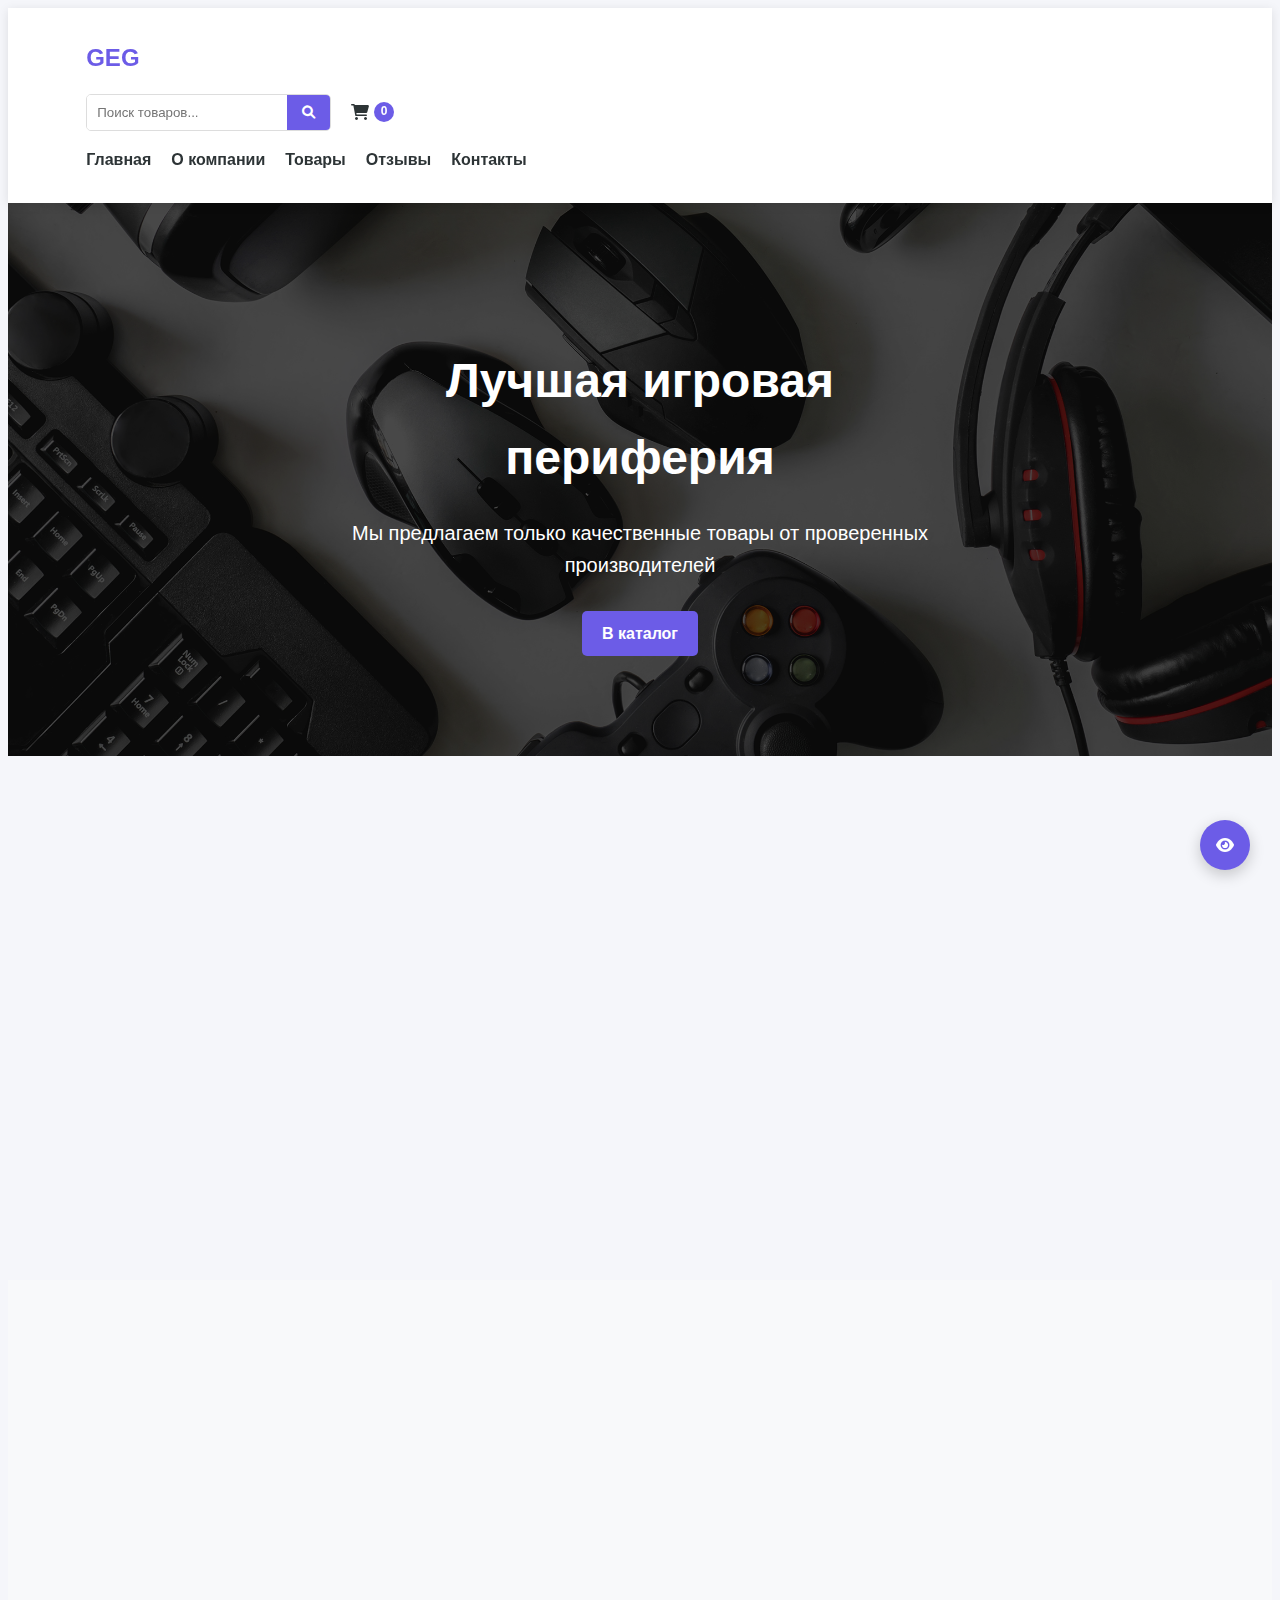
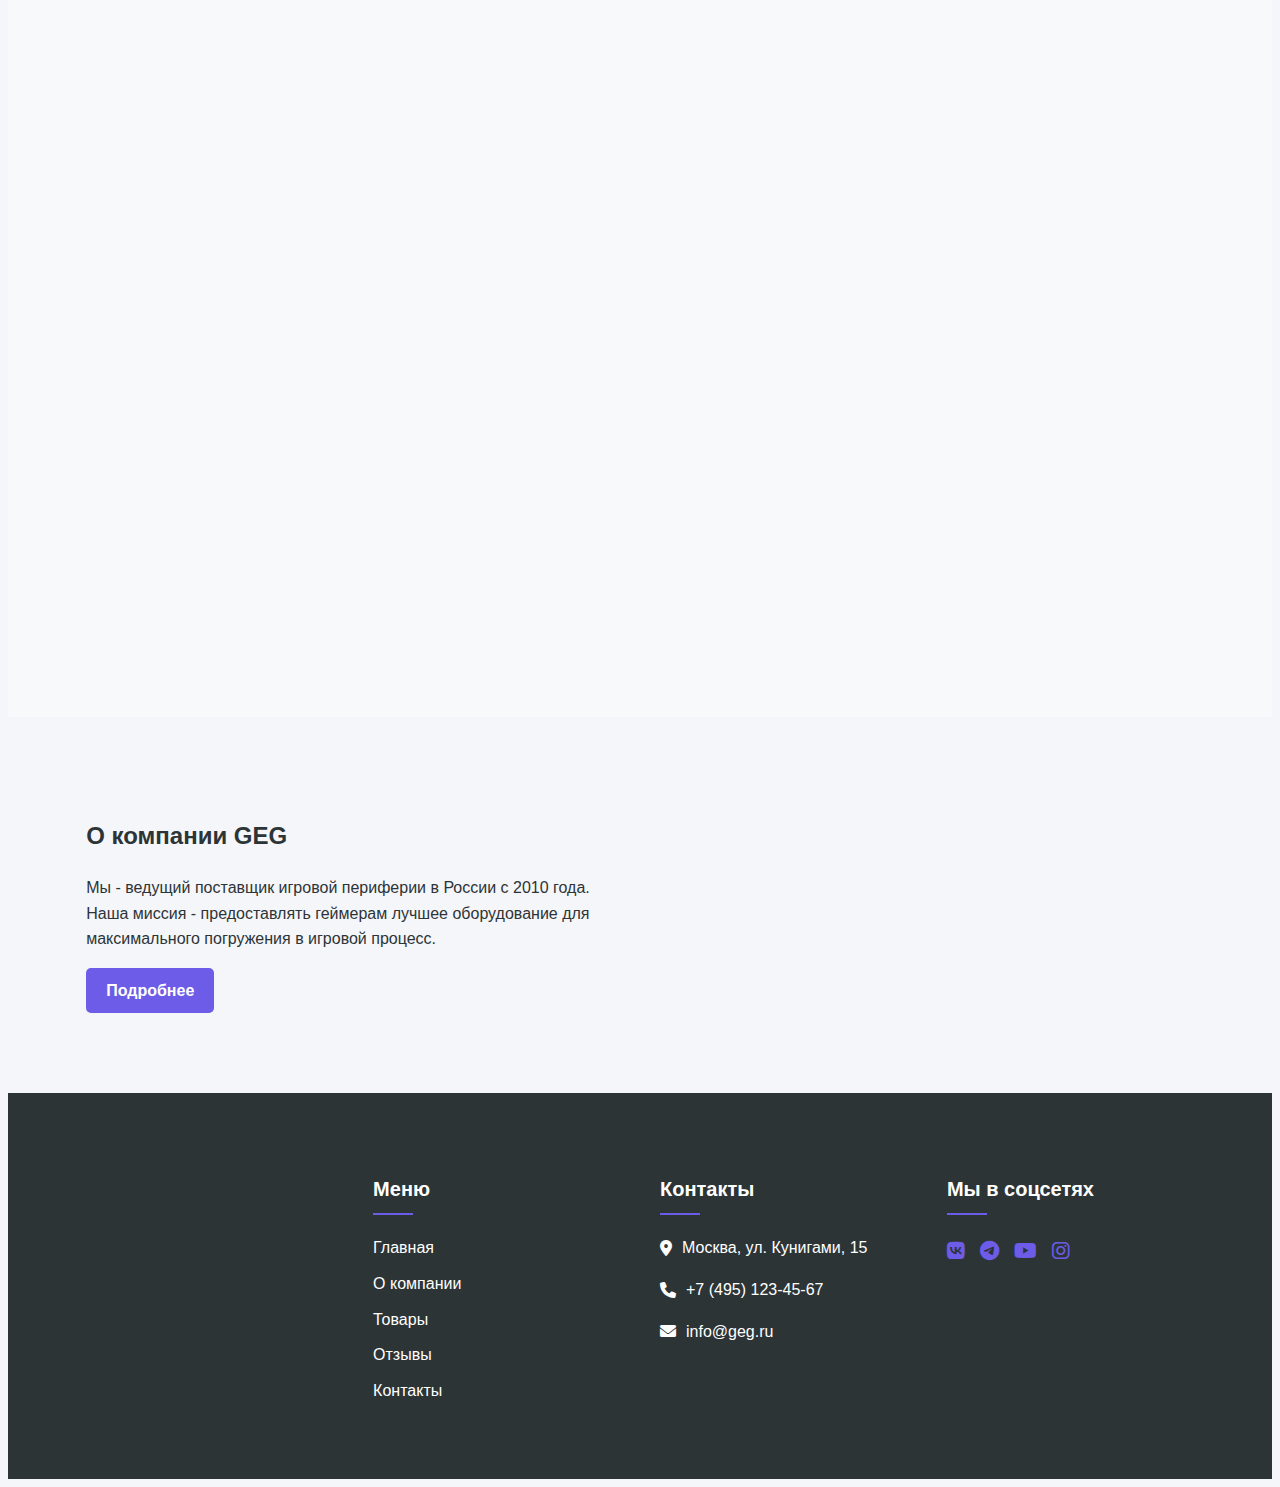
<file: index.html>
<!DOCTYPE html>
<html lang="ru">
<head>
    <meta charset="UTF-8">
    <meta name="viewport" content="width=device-width, initial-scale=1.0">
    <title>GEG - Магазин игровой периферии</title>
    <link rel="stylesheet" href="style.css">
    <link rel="stylesheet" href="https://cdnjs.cloudflare.com/ajax/libs/font-awesome/6.0.0-beta3/css/all.min.css">
</head>
<body>
    <!-- Кнопка для слабовидящих -->
    <div class="accessibility-btn" id="accessibilityBtn">
        <i class="fas fa-eye"></i>
    </div>
    
    <!-- Шапка сайта -->
    <header class="header">
        <div class="container">
            <div class="logo-container">
                <h1 class="site-title">GEG</h1>
            </div>
            
            <div class="search-cart">
                <div class="search-box">
                    <input type="text" placeholder="Поиск товаров...">
                    <button><i class="fas fa-search"></i></button>
                </div>
                <div class="cart">
                    <a href="#"><i class="fas fa-shopping-cart"></i> <span class="cart-count">0</span></a>
                </div>
            </div>
            
            <nav class="main-nav">
                <ul>
                    <li><a href="index.html">Главная</a></li>
                    <li><a href="about.html">О компании</a></li>
                    <li><a href="products.html">Товары</a></li>
                    <li><a href="reviews.html">Отзывы</a></li>
                    <li><a href="contacts.html">Контакты</a></li>
                </ul>
                <div class="burger-menu">
                    <i class="fas fa-bars"></i>
                </div>
            </nav>
        </div>
    </header>

    <!-- Главный баннер -->
    <section class="hero">
        <div class="container">
            <div class="hero-content animate-fadein">
                <h2>Лучшая игровая периферия</h2>
                <p>Мы предлагаем только качественные товары от проверенных производителей</p>
                <a href="products.html" class="btn btn-primary animate-bounce">В каталог</a>
            </div>
        </div>
    </section>

    <!-- Популярные категории -->
    <section class="categories">
        <div class="container">
            <h2 class="section-title">Популярные категории</h2>
            <div class="category-grid">
                <div class="category-card animate-card">
                    <img src="img/klava.jpg" alt="Клавиатуры">
                    <h3>Клавиатуры</h3>
                    <a href="products.html?category=keyboards" class="btn btn-secondary">Смотреть</a>
                </div>
                <div class="category-card animate-card">
                    <img src="img/mish.jpg" alt="Мыши">
                    <h3>Мыши</h3>
                    <a href="products.html?category=mice" class="btn btn-secondary">Смотреть</a>
                </div>
                <div class="category-card animate-card">
                    <img src="img/ushi.jpg" alt="Гарнитуры">
                    <h3>Гарнитуры</h3>
                    <a href="products.html?category=headsets" class="btn btn-secondary">Смотреть</a>
                </div>
                <div class="category-card animate-card">
                    <img src="img/gay.jpg" alt="Контроллеры">
                    <h3>Контроллеры</h3>
                    <a href="products.html?category=controllers" class="btn btn-secondary">Смотреть</a>
                </div>
            </div>
        </div>
    </section>

    <!-- Популярные товары -->
    <section class="featured-products">
        <div class="container">
            <h2 class="section-title">Хиты продаж</h2>
            <div class="product-grid">
                <!-- Товары будут загружаться через JS -->
            </div>
        </div>
    </section>

    <!-- О компании (кратко) -->
    <section class="about-preview">
        <div class="container">
            <div class="about-content">
                <div class="about-text animate-slidein-left">
                    <h2>О компании GEG</h2>
                    <p>Мы - ведущий поставщик игровой периферии в России с 2010 года. Наша миссия - предоставлять геймерам лучшее оборудование для максимального погружения в игровой процесс.</p>
                    <a href="about.html" class="btn btn-primary">Подробнее</a>
                </div>
                <div class="about-image animate-slidein-right">
                </div>
            </div>
        </div>
    </section>

    <!-- Подвал сайта -->
    <footer class="footer">
        <div class="container">
            <div class="footer-grid">
                <div class="footer-logo">
                </div>
                <div class="footer-links">
                    <h3>Меню</h3>
                    <ul>
                        <li><a href="index.html">Главная</a></li>
                        <li><a href="about.html">О компании</a></li>
                        <li><a href="products.html">Товары</a></li>
                        <li><a href="reviews.html">Отзывы</a></li>
                        <li><a href="contacts.html">Контакты</a></li>
                    </ul>
                </div>
                <div class="footer-contacts">
                    <h3>Контакты</h3>
                    <p><i class="fas fa-map-marker-alt"></i> Москва, ул. Кунигами, 15</p>
                    <p><i class="fas fa-phone"></i> +7 (495) 123-45-67</p>
                    <p><i class="fas fa-envelope"></i> info@geg.ru</p>
                </div>
                <div class="footer-social">
                    <h3>Мы в соцсетях</h3>
                    <div class="social-icons">
                        <a href="#"><i class="fab fa-vk"></i></a>
                        <a href="#"><i class="fab fa-telegram"></i></a>
                        <a href="#"><i class="fab fa-youtube"></i></a>
                        <a href="#"><i class="fab fa-instagram"></i></a>
                    </div>
                </div>
            </div>
        </div>
    </footer>

    <!-- Модальное окно корзины -->
<div class="cart-modal" id="cartModal">
    <div class="cart-modal-content">
        <div class="cart-header">
            <h3>Ваша корзина</h3>
            <span class="close-cart">&times;</span>
        </div>
        <div class="cart-items" id="cartItems">
            <!-- Товары будут добавляться сюда -->
        </div>
        <div class="cart-summary">
            <div class="cart-total">
                <span>Итого:</span>
                <span id="cartTotal">0 ₽</span>
            </div>
            <button class="btn btn-primary checkout-btn">Оформить заказ</button>
        </div>
    </div>
</div>

    <script src="script.js"></script>
</body>
</html>
</file>
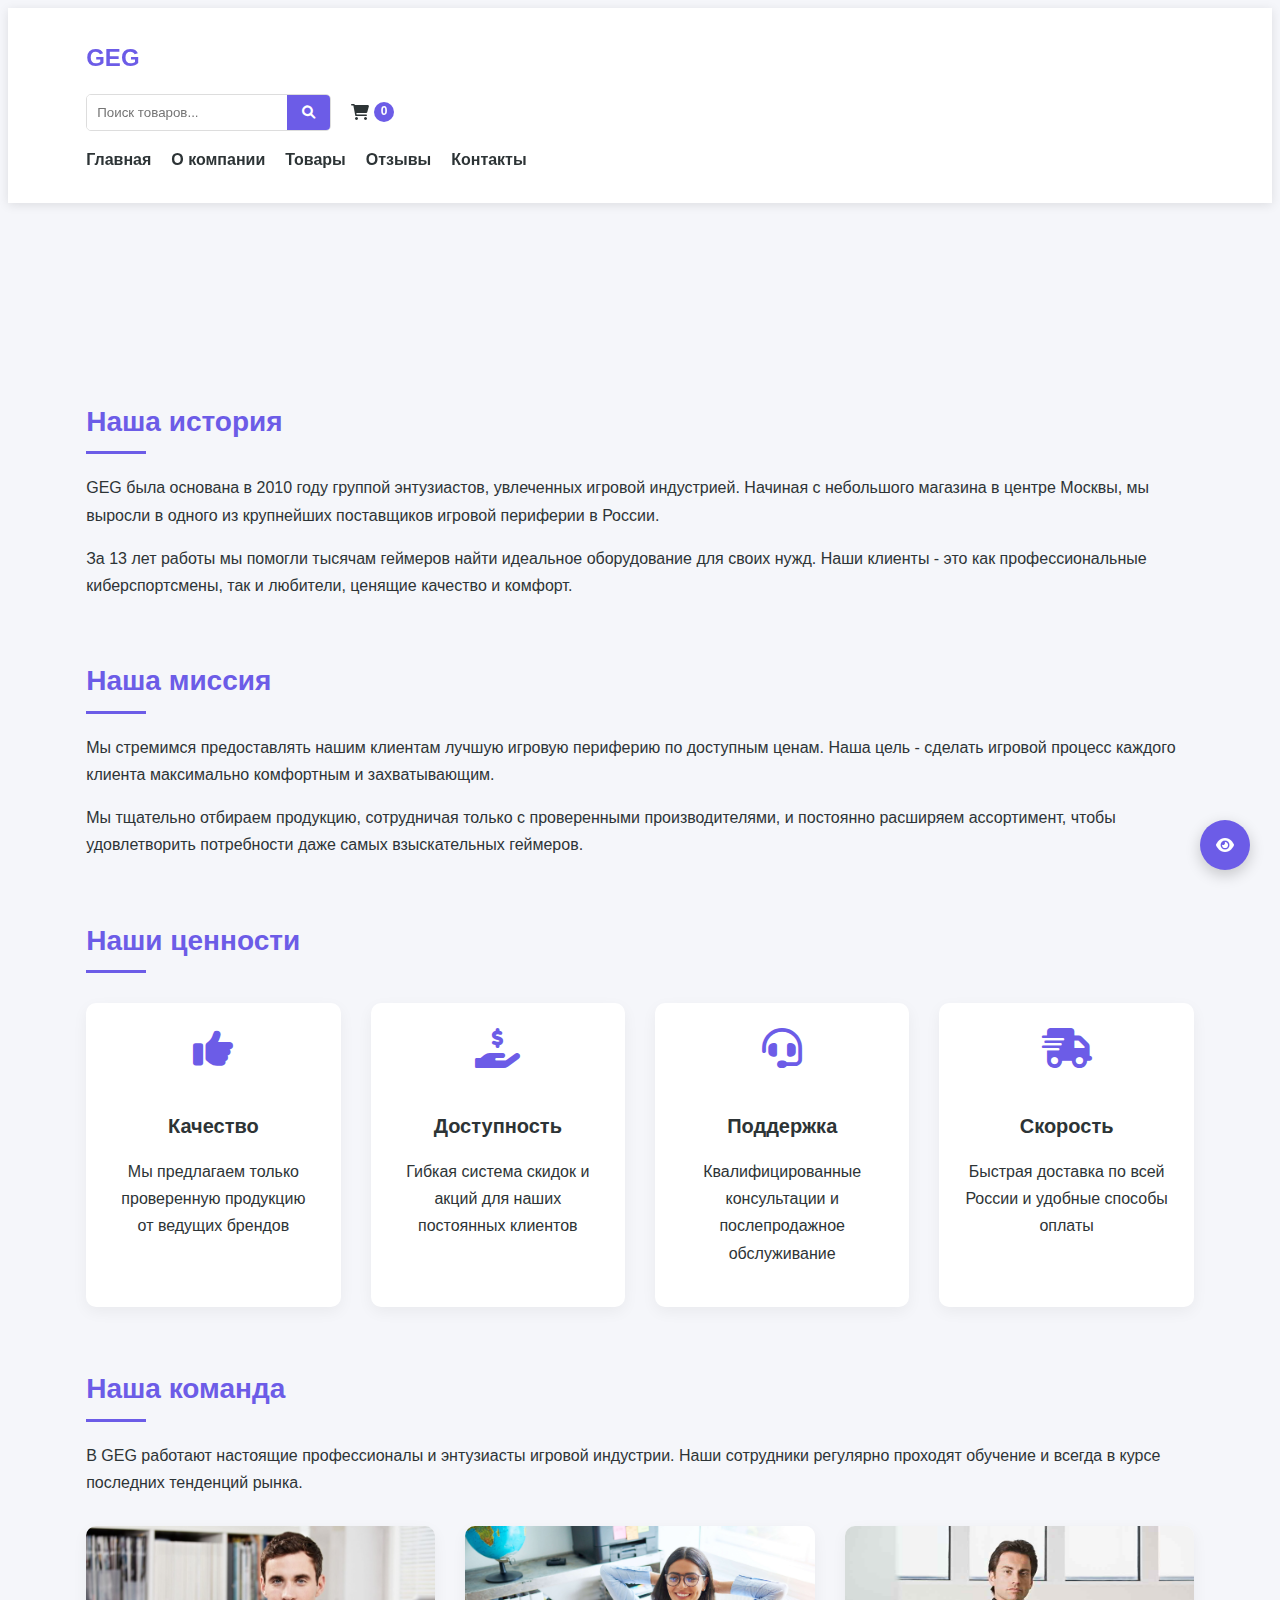
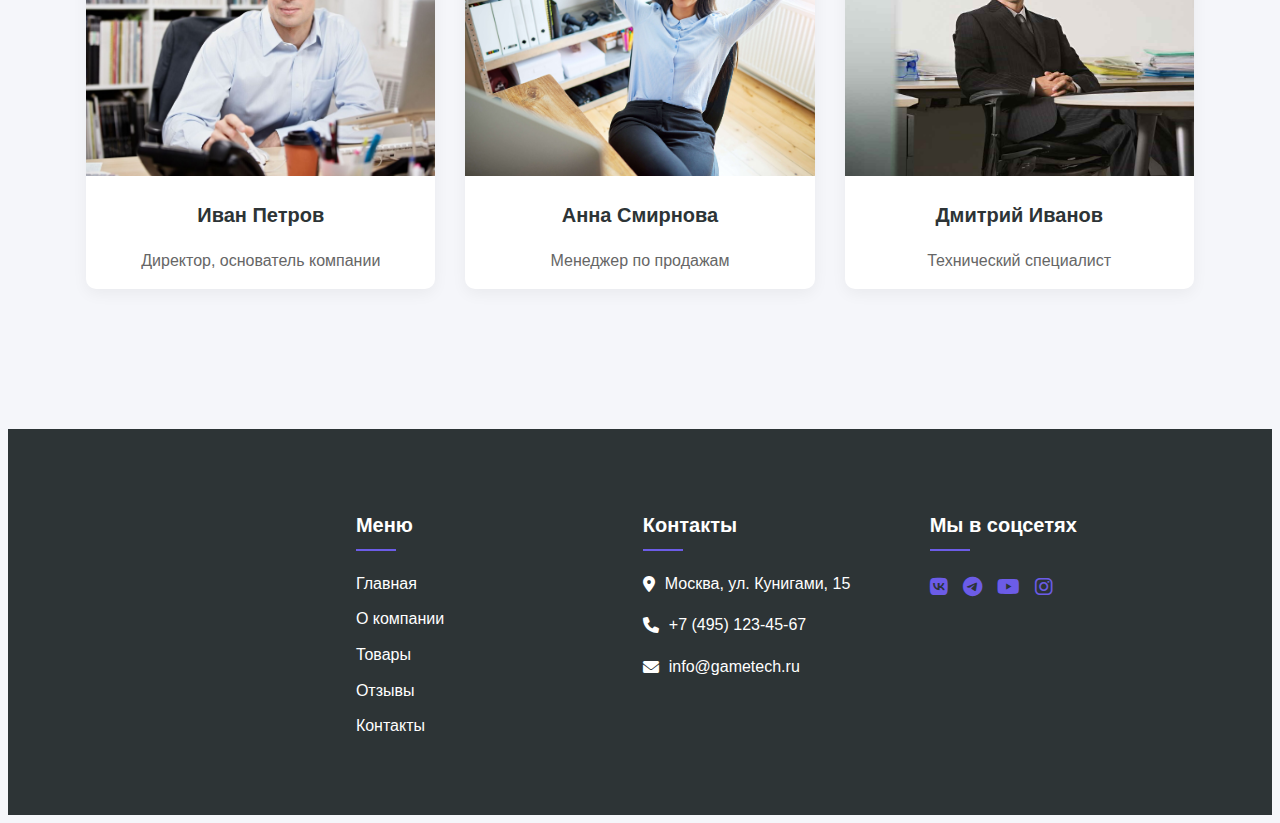
<file: about.html>
<!DOCTYPE html>
<html lang="ru">
<head>
    <meta charset="UTF-8">
    <meta name="viewport" content="width=device-width, initial-scale=1.0">
    <title>О компании - GEG</title>
    <link rel="stylesheet" href="style.css">
    <link rel="stylesheet" href="https://cdnjs.cloudflare.com/ajax/libs/font-awesome/6.0.0-beta3/css/all.min.css">
</head>
<body>
    <!-- Кнопка для слабовидящих -->
    <div class="accessibility-btn" id="accessibilityBtn">
        <i class="fas fa-eye"></i>
    </div>
    
    <!-- Шапка сайта -->
    <header class="header">
        <div class="container">
            <div class="logo-container">
                <h1 class="site-title">GEG</h1>
            </div>
            
            <div class="search-cart">
                <div class="search-box">
                    <input type="text" placeholder="Поиск товаров...">
                    <button><i class="fas fa-search"></i></button>
                </div>
                <div class="cart">
                    <a href="#"><i class="fas fa-shopping-cart"></i> <span class="cart-count">0</span></a>
                </div>
            </div>
            
            <nav class="main-nav">
                <ul>
                    <li><a href="index.html">Главная</a></li>
                    <li><a href="about.html">О компании</a></li>
                    <li><a href="products.html">Товары</a></li>
                    <li><a href="reviews.html">Отзывы</a></li>
                    <li><a href="contacts.html">Контакты</a></li>
                </ul>
                <div class="burger-menu">
                    <i class="fas fa-bars"></i>
                </div>
            </nav>
        </div>
    </header>

    <!-- О компании -->
    <section class="about-section">
        <div class="container">
            <h2 class="section-title animate-slidein">О компании GEG</h2>
            
            <div class="about-history animate-slidein-left">
                <h3>Наша история</h3>
                <p>GEG была основана в 2010 году группой энтузиастов, увлеченных игровой индустрией. Начиная с небольшого магазина в центре Москвы, мы выросли в одного из крупнейших поставщиков игровой периферии в России.</p>
                <p>За 13 лет работы мы помогли тысячам геймеров найти идеальное оборудование для своих нужд. Наши клиенты - это как профессиональные киберспортсмены, так и любители, ценящие качество и комфорт.</p>
            </div>
            
            <div class="about-mission animate-slidein-right">
                <h3>Наша миссия</h3>
                <p>Мы стремимся предоставлять нашим клиентам лучшую игровую периферию по доступным ценам. Наша цель - сделать игровой процесс каждого клиента максимально комфортным и захватывающим.</p>
                <p>Мы тщательно отбираем продукцию, сотрудничая только с проверенными производителями, и постоянно расширяем ассортимент, чтобы удовлетворить потребности даже самых взыскательных геймеров.</p>
            </div>
            
            <div class="about-values animate-slidein-left">
                <h3>Наши ценности</h3>
                <div class="values-grid">
                    <div class="value-card">
                        <i class="fas fa-thumbs-up"></i>
                        <h4>Качество</h4>
                        <p>Мы предлагаем только проверенную продукцию от ведущих брендов</p>
                    </div>
                    <div class="value-card">
                        <i class="fas fa-hand-holding-usd"></i>
                        <h4>Доступность</h4>
                        <p>Гибкая система скидок и акций для наших постоянных клиентов</p>
                    </div>
                    <div class="value-card">
                        <i class="fas fa-headset"></i>
                        <h4>Поддержка</h4>
                        <p>Квалифицированные консультации и послепродажное обслуживание</p>
                    </div>
                    <div class="value-card">
                        <i class="fas fa-shipping-fast"></i>
                        <h4>Скорость</h4>
                        <p>Быстрая доставка по всей России и удобные способы оплаты</p>
                    </div>
                </div>
            </div>
            
            <div class="about-team animate-slidein-right">
                <h3>Наша команда</h3>
                <p>В GEG работают настоящие профессионалы и энтузиасты игровой индустрии. Наши сотрудники регулярно проходят обучение и всегда в курсе последних тенденций рынка.</p>
                <div class="team-grid">
                    <div class="team-card">
                        <img src="img/vanya.jpg" alt="Директор">
                        <h4>Иван Петров</h4>
                        <p>Директор, основатель компании</p>
                    </div>
                    <div class="team-card">
                        <img src="img/anna.jpg" alt="Менеджер">
                        <h4>Анна Смирнова</h4>
                        <p>Менеджер по продажам</p>
                    </div>
                    <div class="team-card">
                        <img src="img/dima-sigma.jpg" alt="Технический специалист">
                        <h4>Дмитрий Иванов</h4>
                        <p>Технический специалист</p>
                    </div>
                </div>
            </div>
        </div>
    </section>

    <!-- Подвал сайта -->
    <footer class="footer">
        <div class="container2">
            <div class="footer-grid">
                <div class="footer-logo">
                </div>
                <div class="footer-links">
                    <h3>Меню</h3>
                    <ul>
                        <li><a href="index.html">Главная</a></li>
                        <li><a href="about.html">О компании</a></li>
                        <li><a href="products.html">Товары</a></li>
                        <li><a href="reviews.html">Отзывы</a></li>
                        <li><a href="contacts.html">Контакты</a></li>
                    </ul>
                </div>
                <div class="footer-contacts">
                    <h3>Контакты</h3>
                    <p><i class="fas fa-map-marker-alt"></i> Москва, ул. Кунигами, 15</p>
                    <p><i class="fas fa-phone"></i> +7 (495) 123-45-67</p>
                    <p><i class="fas fa-envelope"></i> info@gametech.ru</p>
                </div>
                <div class="footer-social">
                    <h3>Мы в соцсетях</h3>
                    <div class="social-icons">
                        <a href="https://vk.com/radmirfake1789"><i class="fab fa-vk"></i></a>
                        <a href="https://vk.com/radmirfake1789"><i class="fab fa-telegram"></i></a>
                        <a href="https://vk.com/radmirfake1789"><i class="fab fa-youtube"></i></a>
                        <a href="https://vk.com/serega_pirat?from=groups"><i class="fab fa-instagram"></i></a>
                    </div>
                </div>
            </div>
        </div>
    </footer>

    <!-- Модальное окно корзины -->
<div class="cart-modal" id="cartModal">
    <div class="cart-modal-content">
        <div class="cart-header">
            <h3>Ваша корзина</h3>
            <span class="close-cart">&times;</span>
        </div>
        <div class="cart-items" id="cartItems">
            <!-- Товары будут добавляться сюда -->
        </div>
        <div class="cart-summary">
            <div class="cart-total">
                <span>Итого:</span>
                <span id="cartTotal">0 ₽</span>
            </div>
            <button class="btn btn-primary checkout-btn">Оформить заказ</button>
        </div>
    </div>
</div>

    <script src="script.js"></script>
</body>
</html>
</file>
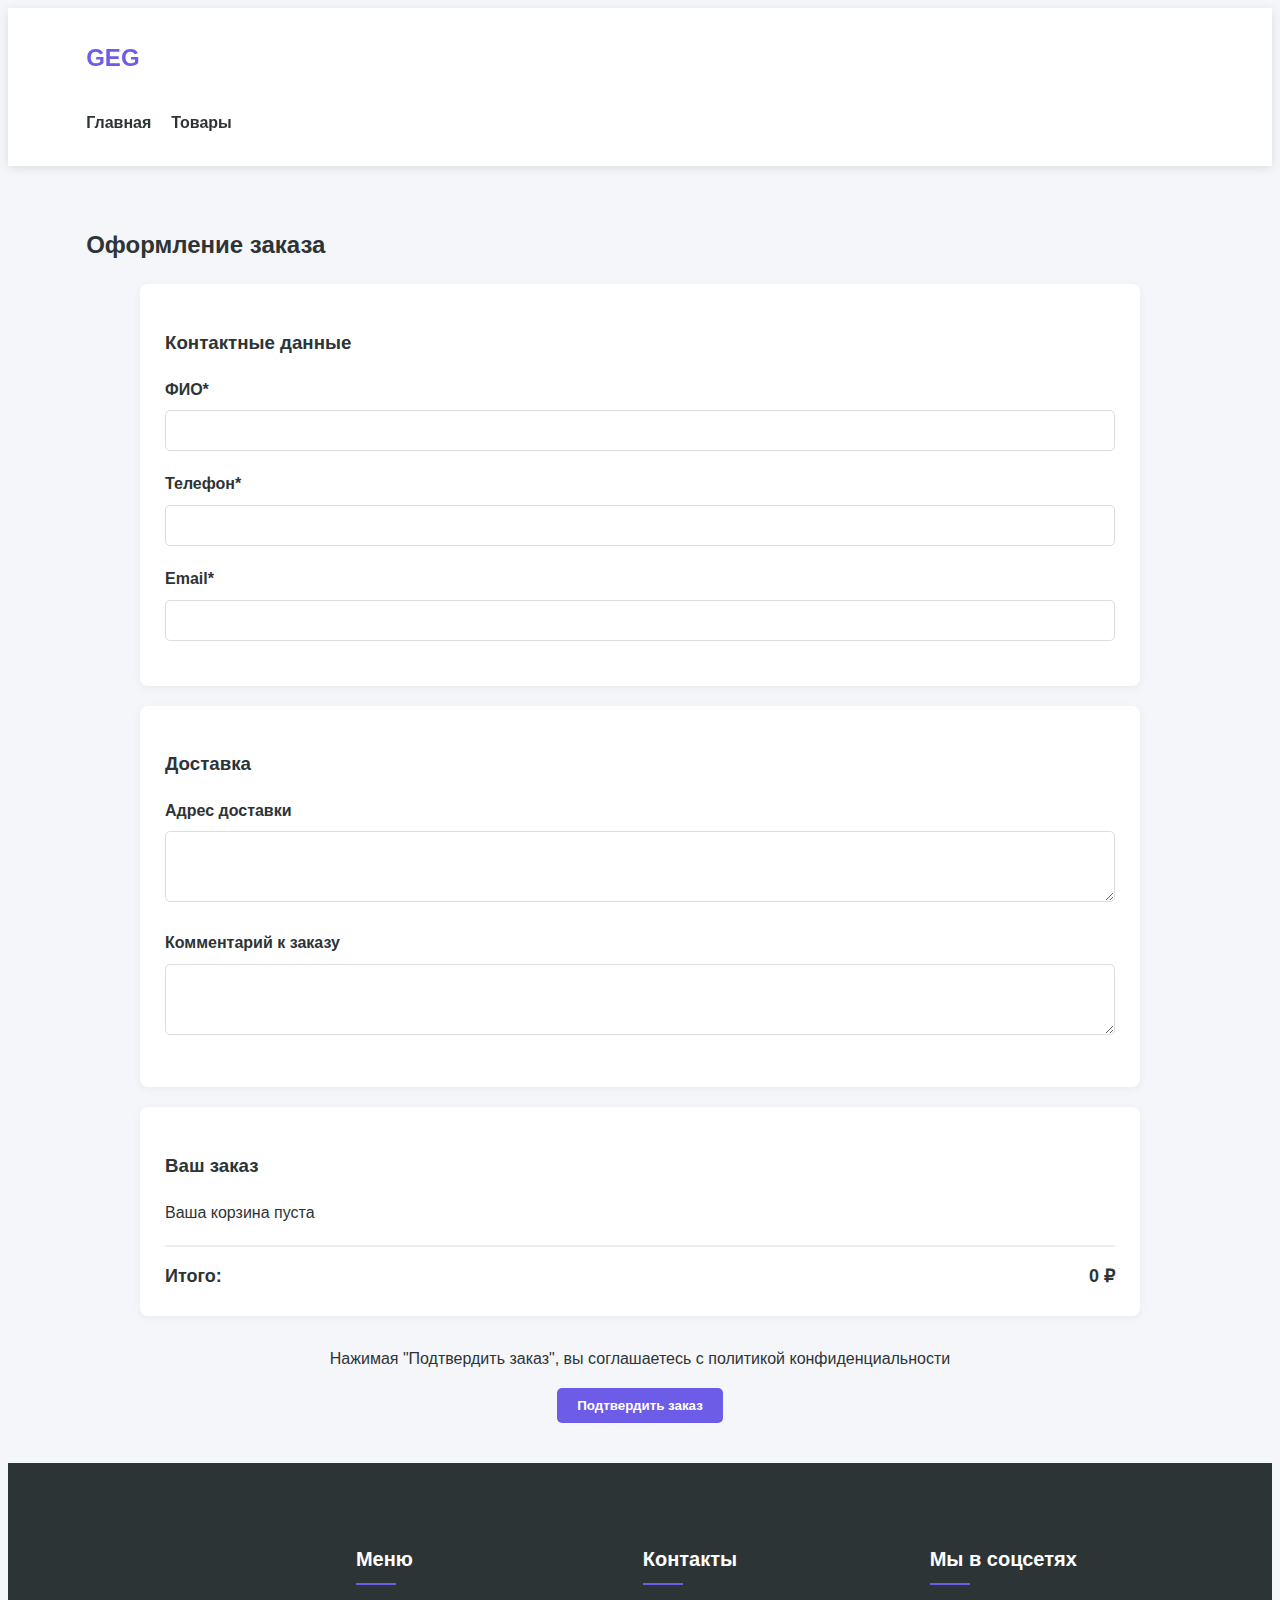
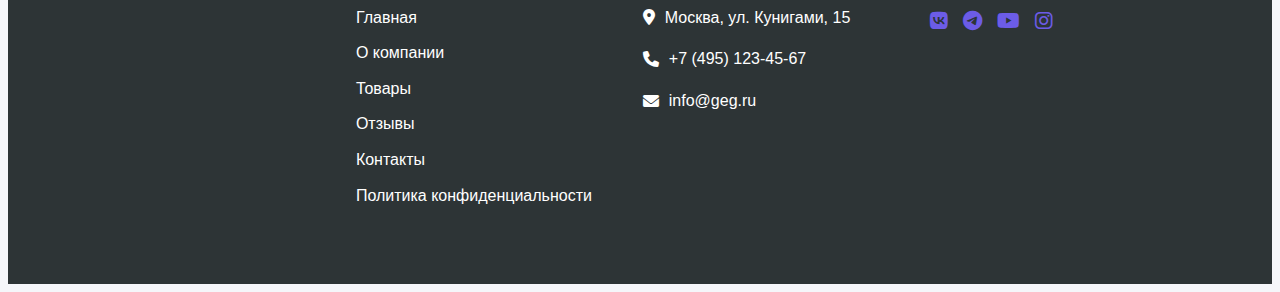
<file: checkout.html>
<!DOCTYPE html>
<html lang="ru">
<head>
    <meta charset="UTF-8">
    <meta name="viewport" content="width=device-width, initial-scale=1.0">
    <title>Оформление заказа - GEG</title>
    <link rel="stylesheet" href="style.css">
    <link rel="stylesheet" href="https://cdnjs.cloudflare.com/ajax/libs/font-awesome/6.0.0-beta3/css/all.min.css">
</head>
<body>
    <header class="header">
        <div class="container">
            <div class="logo-container">
                <h1 class="site-title">GEG</h1>
            </div>
            
            <nav class="main-nav">
                <ul>
                    <li><a href="index.html">Главная</a></li>
                    <li><a href="products.html">Товары</a></li>
                </ul>
            </nav>
        </div>
    </header>

    <main class="checkout-page">
        <div class="container">
            <h2>Оформление заказа</h2>
            
            <div class="checkout-container">
                <form class="checkout-form" id="checkoutForm">
                    <div class="form-section">
                        <h3>Контактные данные</h3>
                        <div class="form-group">
                            <label for="fullName">ФИО*</label>
                            <input type="text" id="fullName" required>
                        </div>
                        <div class="form-group">
                            <label for="phone">Телефон*</label>
                            <input type="tel" id="phone" required>
                        </div>
                        <div class="form-group">
                            <label for="email">Email*</label>
                            <input type="email" id="email" required>
                        </div>
                    </div>

                    <div class="form-section">
                        <h3>Доставка</h3>
                        <div class="form-group">
                            <label for="address">Адрес доставки</label>
                            <textarea id="address" rows="3"></textarea>
                        </div>
                        <div class="form-group">
                            <label for="comment">Комментарий к заказу</label>
                            <textarea id="comment" rows="3"></textarea>
                        </div>
                    </div>

                    <div class="form-section">
                        <h3>Ваш заказ</h3>
                        <div class="order-items" id="orderItems">
                            <!-- Товары будут добавлены через JS -->
                        </div>
                        <div class="order-total">
                            <span>Итого:</span>
                            <span id="orderTotal">0 ₽</span>
                        </div>
                    </div>

                    <div class="form-footer">
                        <p>Нажимая "Подтвердить заказ", вы соглашаетесь с 
                           <a href="privacy.html" target="_blank">политикой конфиденциальности</a></p>
                        <button type="submit" class="btn btn-primary">Подтвердить заказ</button>
                    </div>
                </form>
            </div>
        </div>
    </main>

    <!-- Подвал сайта -->
    <footer class="footer">
        <div class="container2">
            <div class="footer-grid">
                <div class="footer-logo">
                </div>
                <div class="footer-links">
                    <h3>Меню</h3>
                    <ul>
                        <li><a href="index.html">Главная</a></li>
                        <li><a href="about.html">О компании</a></li>
                        <li><a href="products.html">Товары</a></li>
                        <li><a href="reviews.html">Отзывы</a></li>
                        <li><a href="contacts.html">Контакты</a></li>
                        <li><a href="privacy.html">Политика конфиденциальности</a></li>
                    </ul>
                </div>
                <div class="footer-contacts">
                    <h3>Контакты</h3>
                    <p><i class="fas fa-map-marker-alt"></i> Москва, ул. Кунигами, 15</p>
                    <p><i class="fas fa-phone"></i> +7 (495) 123-45-67</p>
                    <p><i class="fas fa-envelope"></i> info@geg.ru</p>
                </div>
                <div class="footer-social">
                    <h3>Мы в соцсетях</h3>
                    <div class="social-icons">
                        <a href="https://vk.com/serega_pirat?from=groups"><i class="fab fa-vk"></i></a>
                        <a href="https://vk.com/serega_pirat?from=groups"><i class="fab fa-telegram"></i></a>
                        <a href="https://vk.com/serega_pirat?from=groups"><i class="fab fa-youtube"></i></a>
                        <a href="https://vk.com/serega_pirat?from=groups"><i class="fab fa-instagram"></i></a>
                    </div>
                </div>
            </div>
        </div>
    </footer>

    <script src="checkout.js"></script>
</body>
</html>
</file>
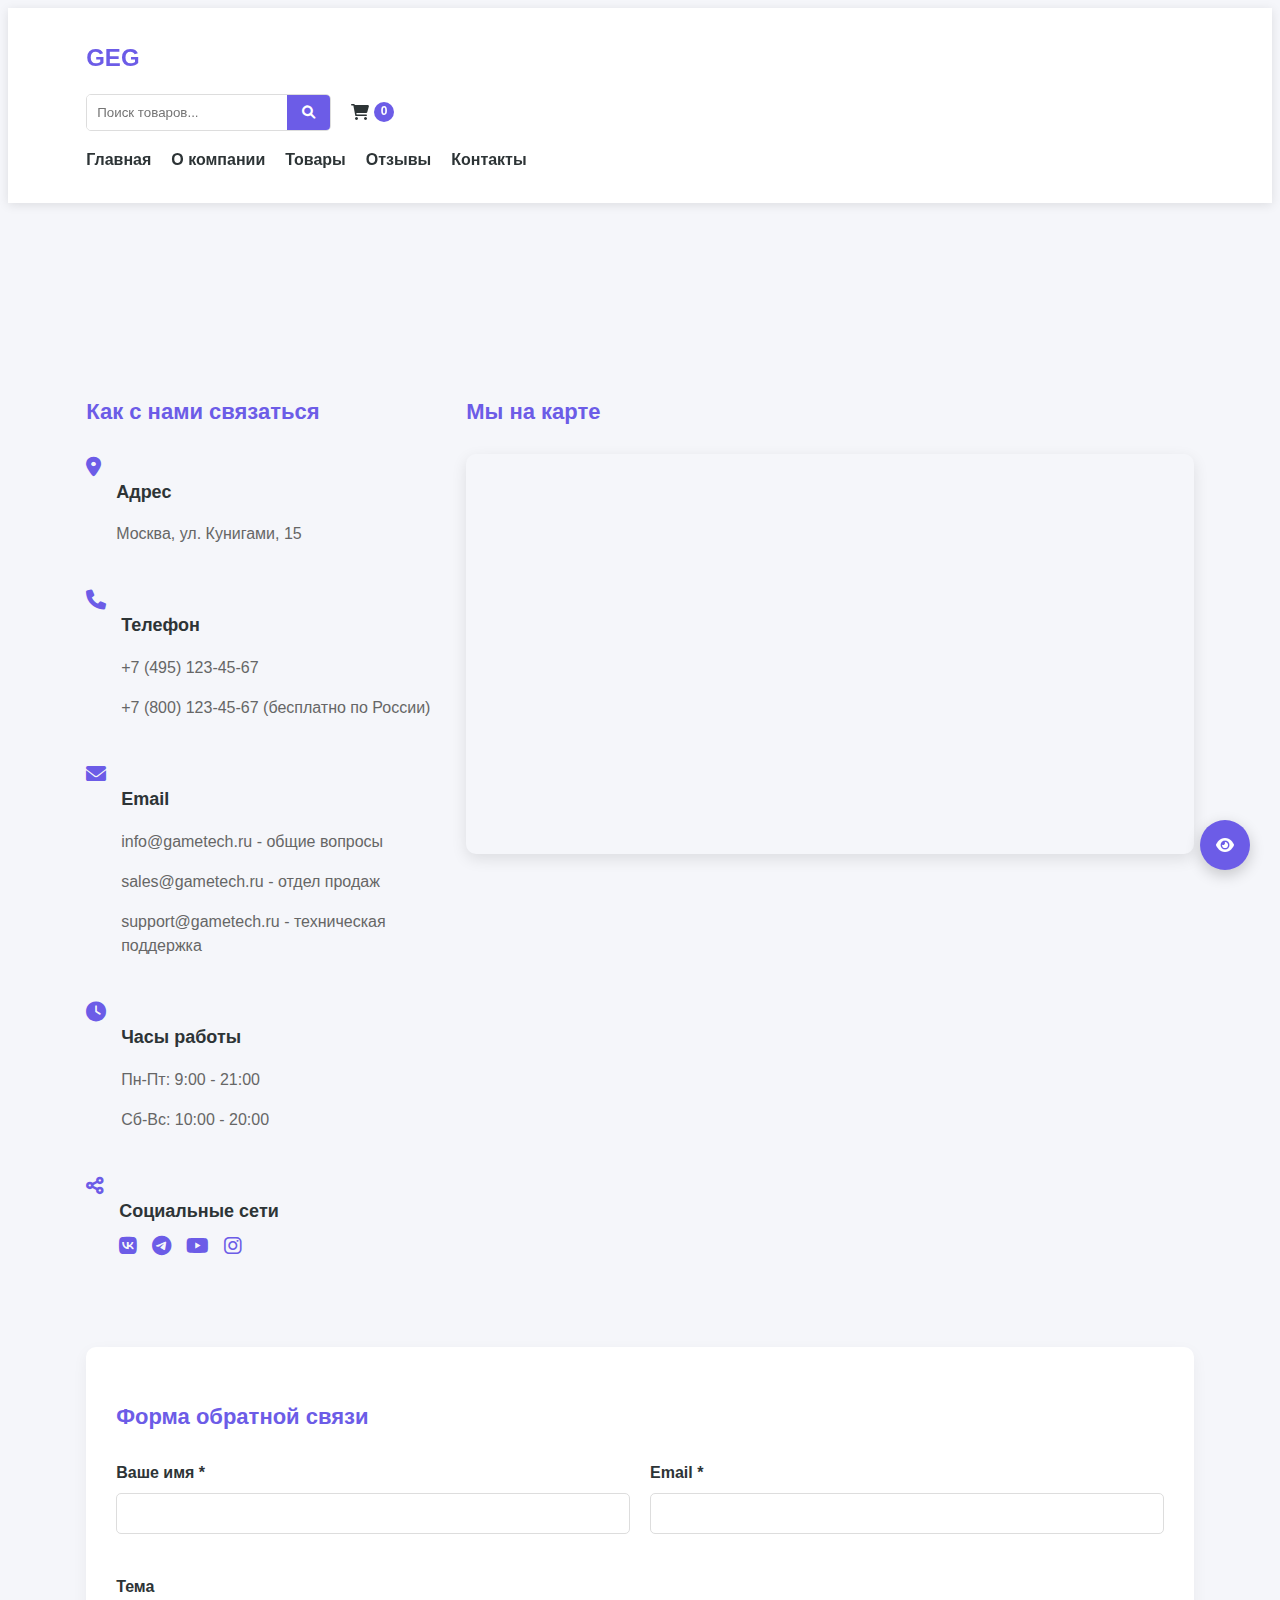
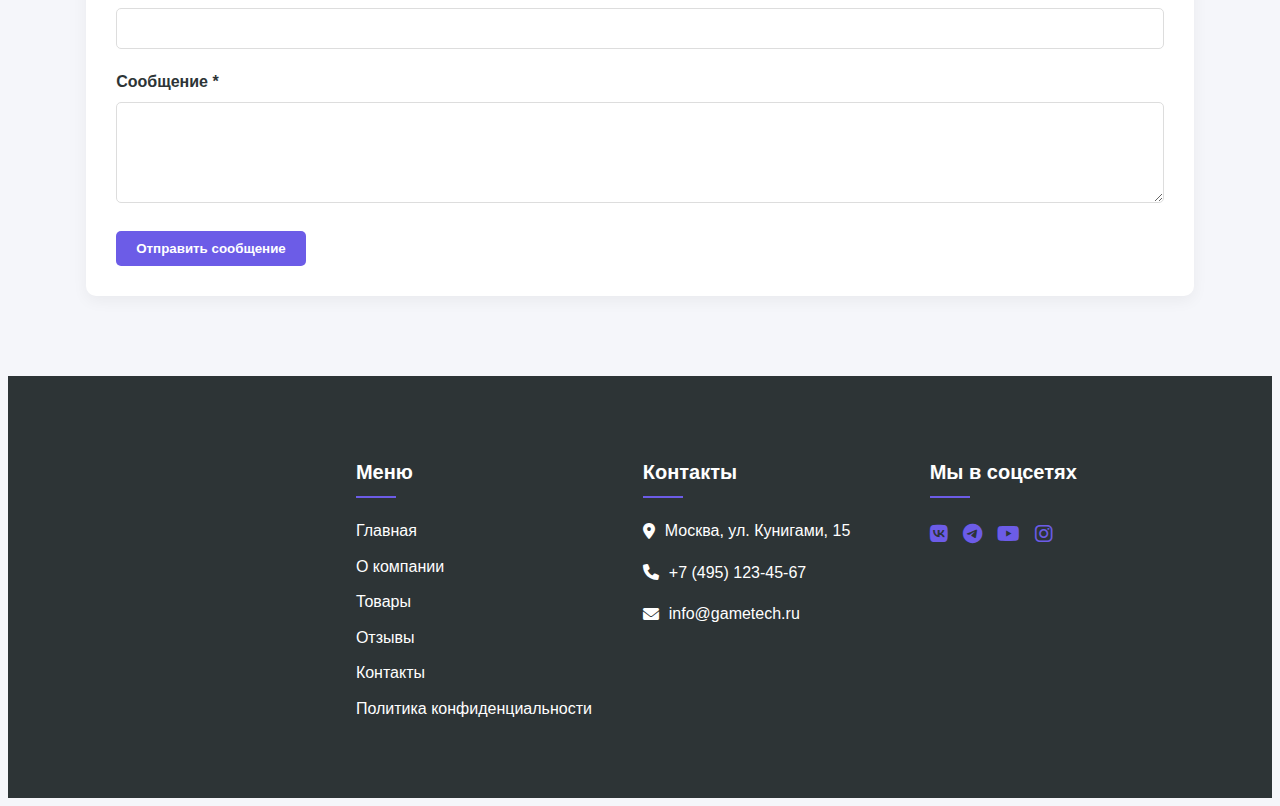
<file: contacts.html>
<!DOCTYPE html>
<html lang="ru">
<head>
    <meta charset="UTF-8">
    <meta name="viewport" content="width=device-width, initial-scale=1.0">
    <title>Контакты - GEG</title>
    <link rel="stylesheet" href="style.css">
    <link rel="stylesheet" href="https://cdnjs.cloudflare.com/ajax/libs/font-awesome/6.0.0-beta3/css/all.min.css">
</head>
<body>
    <!-- Кнопка для слабовидящих -->
    <div class="accessibility-btn" id="accessibilityBtn">
        <i class="fas fa-eye"></i>
    </div>
    
    <!-- Шапка сайта -->
    <header class="header">
        <div class="container">
            <div class="logo-container">
                <h1 class="site-title">GEG</h1>
            </div>
            
            <div class="search-cart">
                <div class="search-box">
                    <input type="text" placeholder="Поиск товаров...">
                    <button><i class="fas fa-search"></i></button>
                </div>
                <div class="cart">
                    <a href="#"><i class="fas fa-shopping-cart"></i> <span class="cart-count">0</span></a>
                </div>
            </div>
            
            <nav class="main-nav">
                <ul>
                    <li><a href="index.html">Главная</a></li>
                    <li><a href="about.html">О компании</a></li>
                    <li><a href="products.html">Товары</a></li>
                    <li><a href="reviews.html">Отзывы</a></li>
                    <li><a href="contacts.html">Контакты</a></li>
                </ul>
                <div class="burger-menu">
                    <i class="fas fa-bars"></i>
                </div>
            </nav>
        </div>
    </header>

    <!-- Контакты -->
    <section class="contacts-section">
        <div class="container">
            <h2 class="section-title animate-slidein">Контакты</h2>
            
            <div class="contacts-container">
                <div class="contacts-info animate-slidein-left">
                    <h3>Как с нами связаться</h3>
                    
                    <div class="contact-item">
                        <i class="fas fa-map-marker-alt"></i>
                        <div>
                            <h4>Адрес</h4>
                            <p>Москва, ул. Кунигами, 15</p>
                        </div>
                    </div>
                    
                    <div class="contact-item">
                        <i class="fas fa-phone"></i>
                        <div>
                            <h4>Телефон</h4>
                            <p>+7 (495) 123-45-67</p>
                            <p>+7 (800) 123-45-67 (бесплатно по России)</p>
                        </div>
                    </div>
                    
                    <div class="contact-item">
                        <i class="fas fa-envelope"></i>
                        <div>
                            <h4>Email</h4>
                            <p>info@gametech.ru - общие вопросы</p>
                            <p>sales@gametech.ru - отдел продаж</p>
                            <p>support@gametech.ru - техническая поддержка</p>
                        </div>
                    </div>
                    
                    <div class="contact-item">
                        <i class="fas fa-clock"></i>
                        <div>
                            <h4>Часы работы</h4>
                            <p>Пн-Пт: 9:00 - 21:00</p>
                            <p>Сб-Вс: 10:00 - 20:00</p>
                        </div>
                    </div>
                    
                    <div class="contact-item">
                        <i class="fas fa-share-alt"></i>
                        <div>
                            <h4>Социальные сети</h4>
                            <div class="social-icons">
                            <a href="https://vk.com/serega_pirat?from=groups"><i class="fab fa-vk"></i></a>
                            <a href="https://vk.com/serega_pirat?from=groups"><i class="fab fa-telegram"></i></a>
                            <a href="https://vk.com/serega_pirat?from=groups"><i class="fab fa-youtube"></i></a>
                            <a href="https://vk.com/serega_pirat?from=groups"><i class="fab fa-instagram"></i></a>
                            </div>
                        </div>
                    </div>
                </div>
                
                <div class="contacts-map animate-slidein-right">
                    <h3>Мы на карте</h3>
                    <div class="map-container">
                        <iframe src="https://yandex.ru/map-widget/v1/?um=constructor%3Ae6d5c9e9a4a1e1a1e1a1e1a1e1a1e1a1e1&amp;source=constructor" width="100%" height="400" frameborder="0"></iframe>
                    </div>
                </div>
            </div>
            
            <div class="contact-form-container animate-slidein">
                <h3>Форма обратной связи</h3>
                <form id="contactForm">
                    <div class="form-row">
                        <div class="form-group">
                            <label for="contactName">Ваше имя *</label>
                            <input type="text" id="contactName" required>
                        </div>
                        <div class="form-group">
                            <label for="contactEmail">Email *</label>
                            <input type="email" id="contactEmail" required>
                        </div>
                    </div>
                    <div class="form-group">
                        <label for="contactSubject">Тема</label>
                        <input type="text" id="contactSubject">
                    </div>
                    <div class="form-group">
                        <label for="contactMessage">Сообщение *</label>
                        <textarea id="contactMessage" rows="5" required></textarea>
                    </div>
                    <button type="submit" class="btn btn-primary">Отправить сообщение</button>
                </form>
            </div>
        </div>
    </section>

    <!-- Подвал сайта -->
    <footer class="footer">
        <div class="container2">
            <div class="footer-grid">
                <div class="footer-logo">
                </div>
                <div class="footer-links">
                    <h3>Меню</h3>
                    <ul>
                        <li><a href="index.html">Главная</a></li>
                        <li><a href="about.html">О компании</a></li>
                        <li><a href="products.html">Товары</a></li>
                        <li><a href="reviews.html">Отзывы</a></li>
                        <li><a href="contacts.html">Контакты</a></li>
                        <li><a href="privacy.html">Политика конфиденциальности</a></li>
                    </ul>
                </div>
                <div class="footer-contacts">
                    <h3>Контакты</h3>
                    <p><i class="fas fa-map-marker-alt"></i> Москва, ул. Кунигами, 15</p>
                    <p><i class="fas fa-phone"></i> +7 (495) 123-45-67</p>
                    <p><i class="fas fa-envelope"></i> info@gametech.ru</p>
                </div>
                <div class="footer-social">
                    <h3>Мы в соцсетях</h3>
                    <div class="social-icons">
                        <a href="https://vk.com/serega_pirat?from=groups"><i class="fab fa-vk"></i></a>
                        <a href="https://vk.com/serega_pirat?from=groups"><i class="fab fa-telegram"></i></a>
                        <a href="https://vk.com/serega_pirat?from=groups"><i class="fab fa-youtube"></i></a>
                        <a href="https://vk.com/serega_pirat?from=groups"><i class="fab fa-instagram"></i></a>
                    </div>
                </div>
            </div>
        </div>
    </footer>

<!-- Модальное окно корзины -->
<div class="cart-modal" id="cartModal">
    <div class="cart-modal-content">
        <div class="cart-header">
            <h3>Ваша корзина</h3>
            <span class="close-cart">&times;</span>
        </div>
        <div class="cart-items" id="cartItems">
            <!-- Товары будут добавляться сюда -->
        </div>
        <div class="cart-summary">
            <div class="cart-total">
                <span>Итого:</span>
                <span id="cartTotal">0 ₽</span>
            </div>
            <button class="btn btn-primary checkout-btn">Оформить заказ</button>
        </div>
    </div>
</div>

    <script src="script.js"></script>
    <script src="contacts.js"></script>
</body>
</html>
</file>
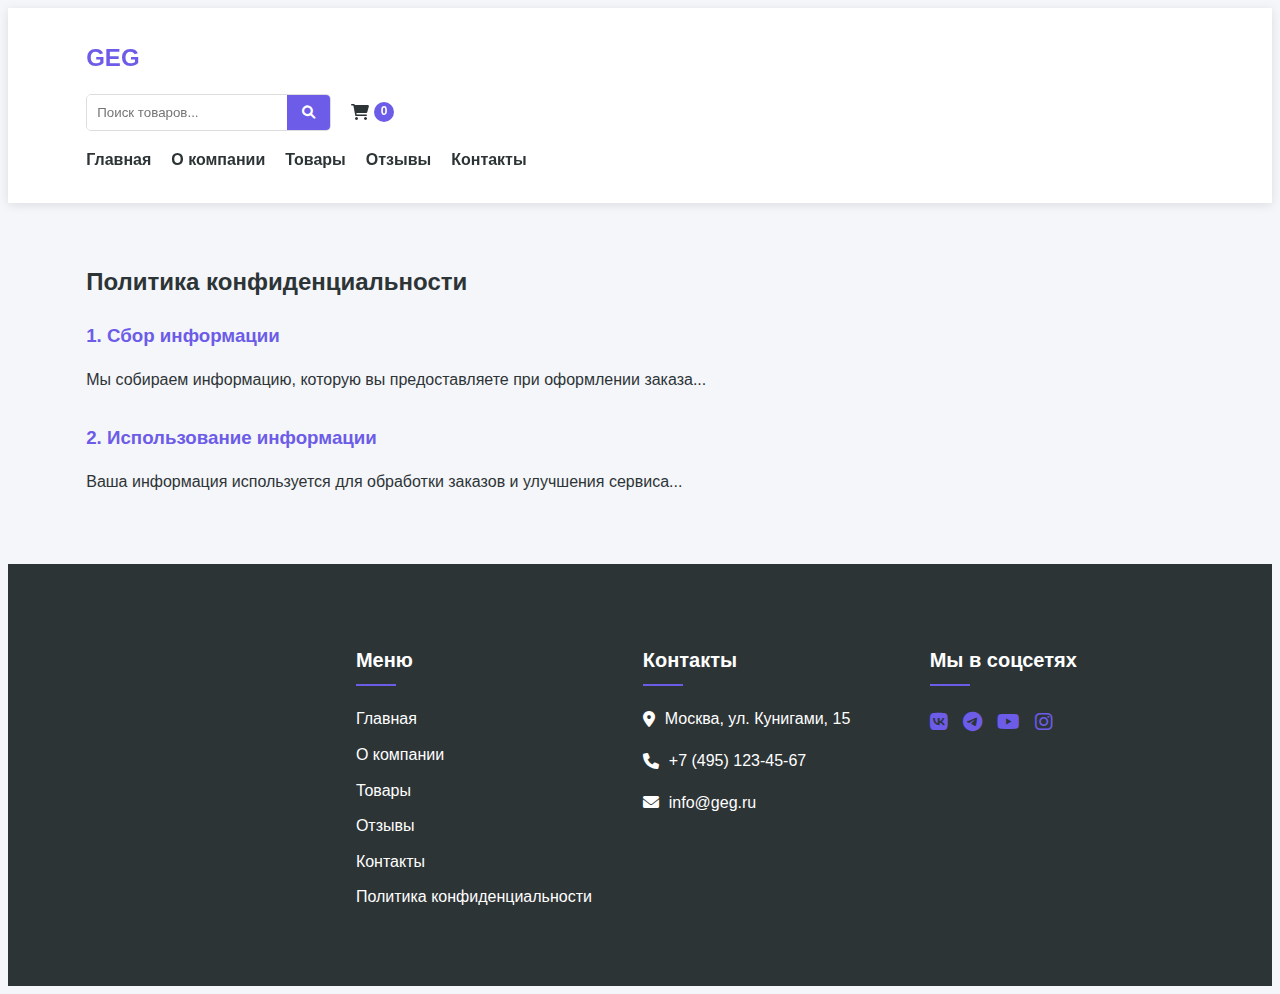
<file: privacy.html>
<!DOCTYPE html>
<html lang="ru">
<head>
    <meta charset="UTF-8">
    <meta name="viewport" content="width=device-width, initial-scale=1.0">
    <title>Политика конфиденциальности - GEG</title>
    <link rel="stylesheet" href="style.css">
    <link rel="stylesheet" href="https://cdnjs.cloudflare.com/ajax/libs/font-awesome/6.0.0-beta3/css/all.min.css">
</head>
<body>
    <header class="header">
        <div class="container">
            <div class="logo-container">
                <h1 class="site-title">GEG</h1>
            </div>
            
            <div class="search-cart">
                <div class="search-box">
                    <input type="text" placeholder="Поиск товаров...">
                    <button><i class="fas fa-search"></i></button>
                </div>
                <div class="cart">
                    <a href="#"><i class="fas fa-shopping-cart"></i> <span class="cart-count">0</span></a>
                </div>
            </div>
            
            <nav class="main-nav">
                <ul>
                    <li><a href="index.html">Главная</a></li>
                    <li><a href="about.html">О компании</a></li>
                    <li><a href="products.html">Товары</a></li>
                    <li><a href="reviews.html">Отзывы</a></li>
                    <li><a href="contacts.html">Контакты</a></li>
                </ul>
                <div class="burger-menu">
                    <i class="fas fa-bars"></i>
                </div>
            </nav>
        </div>
    </header>


    <main class="privacy-page">
        <div class="container">
            <h2>Политика конфиденциальности</h2>
            
            <div class="privacy-content">
                <section>
                    <h3>1. Сбор информации</h3>
                    <p>Мы собираем информацию, которую вы предоставляете при оформлении заказа...</p>
                </section>
                
                <section>
                    <h3>2. Использование информации</h3>
                    <p>Ваша информация используется для обработки заказов и улучшения сервиса...</p>
                </section>
                
                <!-- Добавьте остальные разделы -->
            </div>
        </div>
    </main>

    <!-- Подвал сайта -->
    <footer class="footer">
        <div class="container2">
            <div class="footer-grid">
                <div class="footer-logo">
                </div>
                <div class="footer-links">
                    <h3>Меню</h3>
                    <ul>
                        <li><a href="index.html">Главная</a></li>
                        <li><a href="about.html">О компании</a></li>
                        <li><a href="products.html">Товары</a></li>
                        <li><a href="reviews.html">Отзывы</a></li>
                        <li><a href="contacts.html">Контакты</a></li>
                        <li><a href="privacy.html">Политика конфиденциальности</a></li>
                    </ul>
                </div>
                <div class="footer-contacts">
                    <h3>Контакты</h3>
                    <p><i class="fas fa-map-marker-alt"></i> Москва, ул. Кунигами, 15</p>
                    <p><i class="fas fa-phone"></i> +7 (495) 123-45-67</p>
                    <p><i class="fas fa-envelope"></i> info@geg.ru</p>
                </div>
                <div class="footer-social">
                    <h3>Мы в соцсетях</h3>
                    <div class="social-icons">
                        <a href="https://vk.com/serega_pirat?from=groups"><i class="fab fa-vk"></i></a>
                        <a href="https://vk.com/serega_pirat?from=groups"><i class="fab fa-telegram"></i></a>
                        <a href="https://vk.com/serega_pirat?from=groups"><i class="fab fa-youtube"></i></a>
                        <a href="https://vk.com/serega_pirat?from=groups"><i class="fab fa-instagram"></i></a>
                    </div>
                </div>
            </div>
        </div>
    </footer>

<!-- Модальное окно корзины -->
<div class="cart-modal" id="cartModal">
    <div class="cart-modal-content">
        <div class="cart-header">
            <h3>Ваша корзина</h3>
            <span class="close-cart">&times;</span>
        </div>
        <div class="cart-items" id="cartItems">
            <!-- Товары будут добавляться сюда -->
        </div>
        <div class="cart-summary">
            <div class="cart-total">
                <span>Итого:</span>
                <span id="cartTotal">0 ₽</span>
            </div>
            <button class="btn btn-primary checkout-btn">Оформить заказ</button>
        </div>
    </div>
</div>

    <script src="script.js"></script>
</body>
</html>
</file>
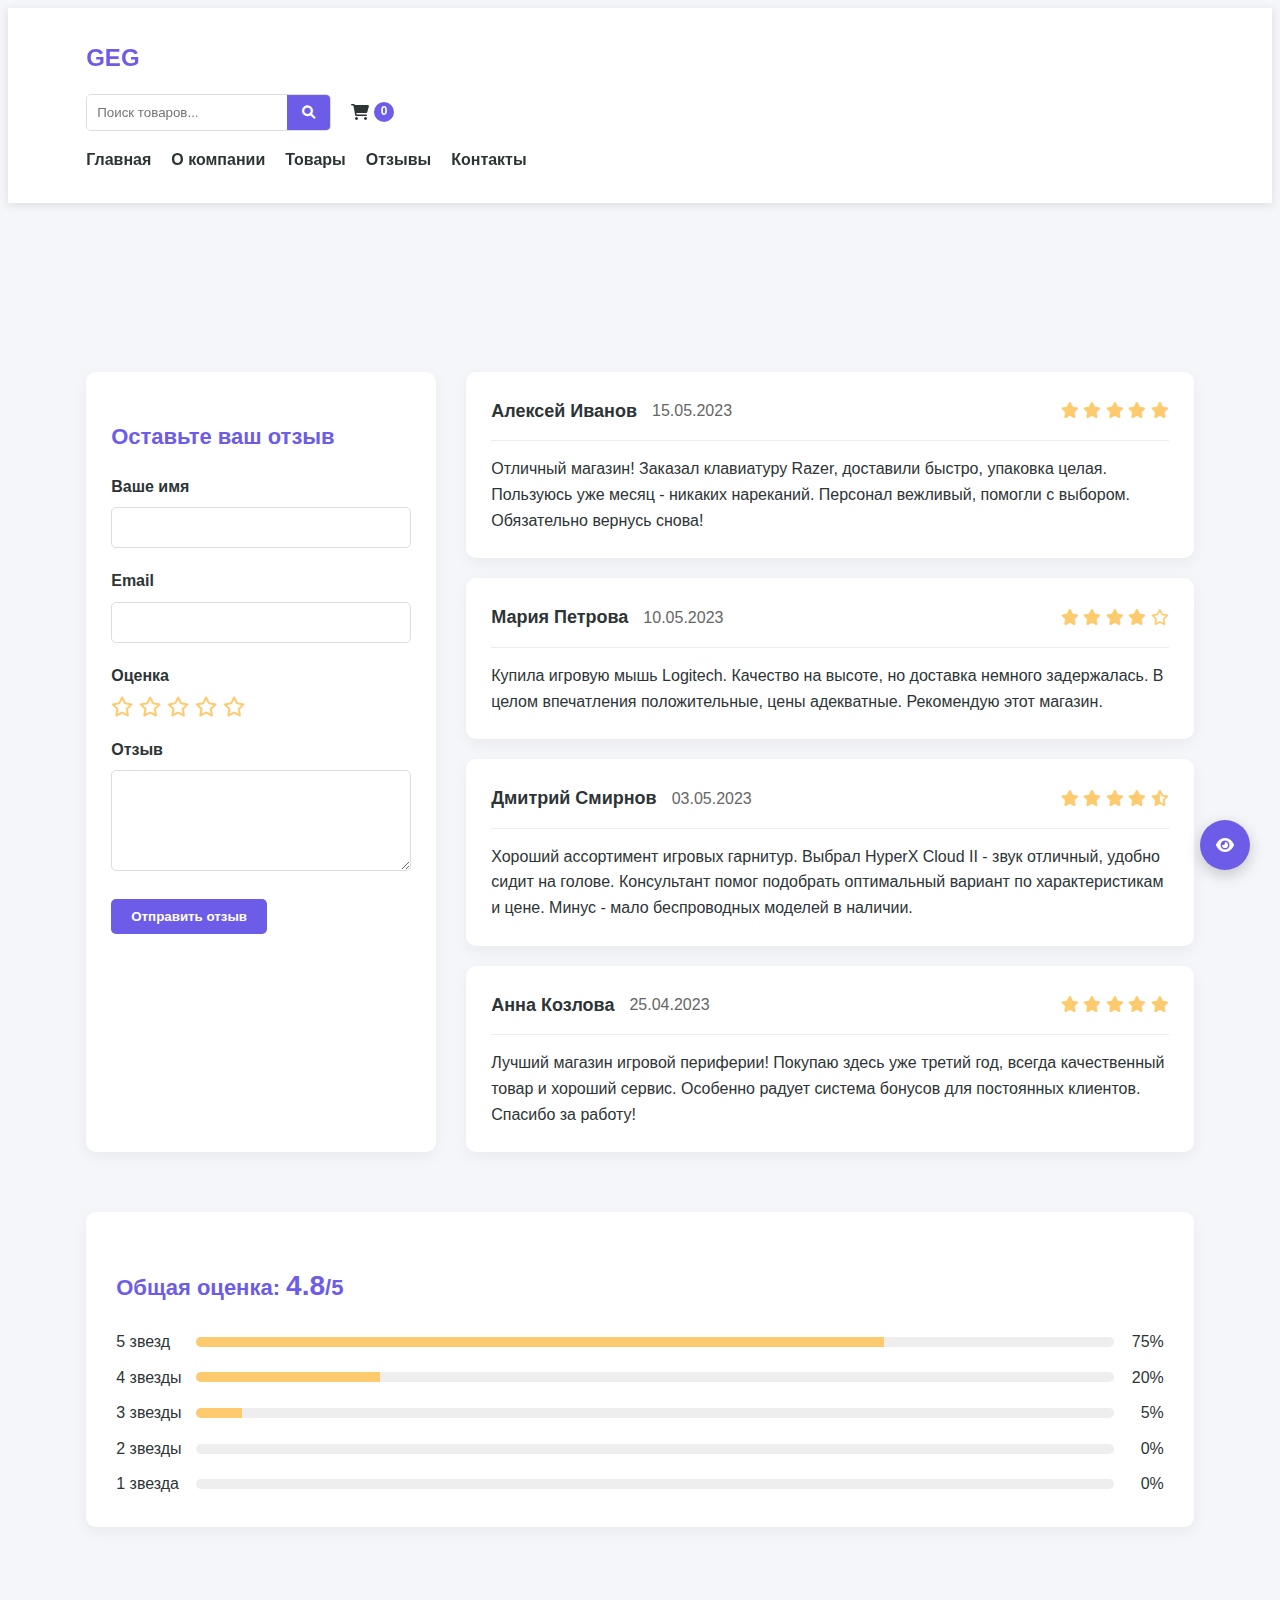
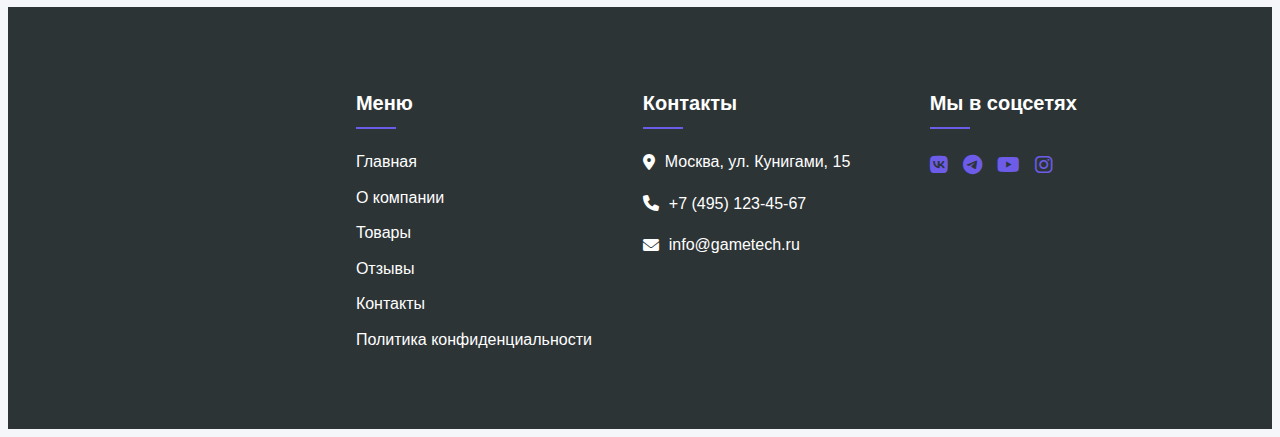
<file: reviews.html>
<!DOCTYPE html>
<html lang="ru">
<head>
    <meta charset="UTF-8">
    <meta name="viewport" content="width=device-width, initial-scale=1.0">
    <title>Отзывы - GEG</title>
    <link rel="stylesheet" href="style.css">
    <link rel="stylesheet" href="https://cdnjs.cloudflare.com/ajax/libs/font-awesome/6.0.0-beta3/css/all.min.css">
</head>
<body>
    <!-- Кнопка для слабовидящих -->
    <div class="accessibility-btn" id="accessibilityBtn">
        <i class="fas fa-eye"></i>
    </div>
    
    <!-- Шапка сайта -->
    <header class="header">
        <div class="container">
            <div class="logo-container">
                <h1 class="site-title">GEG</h1>
            </div>
            
            <div class="search-cart">
                <div class="search-box">
                    <input type="text" placeholder="Поиск товаров...">
                    <button><i class="fas fa-search"></i></button>
                </div>
                <div class="cart">
                    <a href="#"><i class="fas fa-shopping-cart"></i> <span class="cart-count">0</span></a>
                </div>
            </div>
            
            <nav class="main-nav">
                <ul>
                    <li><a href="index.html">Главная</a></li>
                    <li><a href="about.html">О компании</a></li>
                    <li><a href="products.html">Товары</a></li>
                    <li><a href="reviews.html">Отзывы</a></li>
                    <li><a href="contacts.html">Контакты</a></li>
                </ul>
                <div class="burger-menu">
                    <i class="fas fa-bars"></i>
                </div>
            </nav>
        </div>
    </header>

    <!-- Отзывы -->
    <section class="reviews-section">
        <div class="container">
            <h2 class="section-title animate-slidein">Отзывы наших клиентов</h2>
            
            <div class="reviews-container">
                <!-- Форма добавления отзыва -->
                <div class="add-review animate-slidein-left">
                    <h3>Оставьте ваш отзыв</h3>
                    <form id="reviewForm">
                        <div class="form-group">
                            <label for="reviewName">Ваше имя</label>
                            <input type="text" id="reviewName" required>
                        </div>
                        <div class="form-group">
                            <label for="reviewEmail">Email</label>
                            <input type="email" id="reviewEmail" required>
                        </div>
                        <div class="form-group">
                            <label for="reviewRating">Оценка</label>
                            <div class="rating-stars">
                                <i class="far fa-star" data-rating="1"></i>
                                <i class="far fa-star" data-rating="2"></i>
                                <i class="far fa-star" data-rating="3"></i>
                                <i class="far fa-star" data-rating="4"></i>
                                <i class="far fa-star" data-rating="5"></i>
                            </div>
                            <input type="hidden" id="reviewRating" value="0" required>
                        </div>
                        <div class="form-group">
                            <label for="reviewText">Отзыв</label>
                            <textarea id="reviewText" rows="5" required></textarea>
                        </div>
                        <button type="submit" class="btn btn-primary">Отправить отзыв</button>
                    </form>
                </div>
                
                <!-- Список отзывов -->
                <div class="reviews-list animate-slidein-right">
                    <div class="review-card">
                        <div class="review-header">
                            <div class="review-author">Алексей Иванов</div>
                            <div class="review-date">15.05.2023</div>
                            <div class="review-rating">
                                <i class="fas fa-star"></i>
                                <i class="fas fa-star"></i>
                                <i class="fas fa-star"></i>
                                <i class="fas fa-star"></i>
                                <i class="fas fa-star"></i>
                            </div>
                        </div>
                        <div class="review-text">
                            Отличный магазин! Заказал клавиатуру Razer, доставили быстро, упаковка целая. Пользуюсь уже месяц - никаких нареканий. Персонал вежливый, помогли с выбором. Обязательно вернусь снова!
                        </div>
                    </div>
                    
                    <div class="review-card">
                        <div class="review-header">
                            <div class="review-author">Мария Петрова</div>
                            <div class="review-date">10.05.2023</div>
                            <div class="review-rating">
                                <i class="fas fa-star"></i>
                                <i class="fas fa-star"></i>
                                <i class="fas fa-star"></i>
                                <i class="fas fa-star"></i>
                                <i class="far fa-star"></i>
                            </div>
                        </div>
                        <div class="review-text">
                            Купила игровую мышь Logitech. Качество на высоте, но доставка немного задержалась. В целом впечатления положительные, цены адекватные. Рекомендую этот магазин.
                        </div>
                    </div>
                    
                    <div class="review-card">
                        <div class="review-header">
                            <div class="review-author">Дмитрий Смирнов</div>
                            <div class="review-date">03.05.2023</div>
                            <div class="review-rating">
                                <i class="fas fa-star"></i>
                                <i class="fas fa-star"></i>
                                <i class="fas fa-star"></i>
                                <i class="fas fa-star"></i>
                                <i class="fas fa-star-half-alt"></i>
                            </div>
                        </div>
                        <div class="review-text">
                            Хороший ассортимент игровых гарнитур. Выбрал HyperX Cloud II - звук отличный, удобно сидит на голове. Консультант помог подобрать оптимальный вариант по характеристикам и цене. Минус - мало беспроводных моделей в наличии.
                        </div>
                    </div>
                    
                    <div class="review-card">
                        <div class="review-header">
                            <div class="review-author">Анна Козлова</div>
                            <div class="review-date">25.04.2023</div>
                            <div class="review-rating">
                                <i class="fas fa-star"></i>
                                <i class="fas fa-star"></i>
                                <i class="fas fa-star"></i>
                                <i class="fas fa-star"></i>
                                <i class="fas fa-star"></i>
                            </div>
                        </div>
                        <div class="review-text">
                            Лучший магазин игровой периферии! Покупаю здесь уже третий год, всегда качественный товар и хороший сервис. Особенно радует система бонусов для постоянных клиентов. Спасибо за работу!
                        </div>
                    </div>
                </div>
            </div>
            
            <!-- Статистика отзывов -->
            <div class="reviews-stats animate-slidein">
                <h3>Общая оценка: <span class="total-rating">4.8</span>/5</h3>
                <div class="rating-bars">
                    <div class="rating-bar">
                        <span>5 звезд</span>
                        <div class="bar-container">
                            <div class="bar" style="width: 75%"></div>
                        </div>
                        <span>75%</span>
                    </div>
                    <div class="rating-bar">
                        <span>4 звезды</span>
                        <div class="bar-container">
                            <div class="bar" style="width: 20%"></div>
                        </div>
                        <span>20%</span>
                    </div>
                    <div class="rating-bar">
                        <span>3 звезды</span>
                        <div class="bar-container">
                            <div class="bar" style="width: 5%"></div>
                        </div>
                        <span>5%</span>
                    </div>
                    <div class="rating-bar">
                        <span>2 звезды</span>
                        <div class="bar-container">
                            <div class="bar" style="width: 0%"></div>
                        </div>
                        <span>0%</span>
                    </div>
                    <div class="rating-bar">
                        <span>1 звезда</span>
                        <div class="bar-container">
                            <div class="bar" style="width: 0%"></div>
                        </div>
                        <span>0%</span>
                    </div>
                </div>
            </div>
        </div>
    </section>

    <!-- Подвал сайта -->
    <footer class="footer">
        <div class="container2">
            <div class="footer-grid">
                <div class="footer-logo">
                </div>
                <div class="footer-links">
                    <h3>Меню</h3>
                    <ul>
                        <li><a href="index.html">Главная</a></li>
                        <li><a href="about.html">О компании</a></li>
                        <li><a href="products.html">Товары</a></li>
                        <li><a href="reviews.html">Отзывы</a></li>
                        <li><a href="contacts.html">Контакты</a></li>
                        <li><a href="privacy.html">Политика конфиденциальности</a></li>
                    </ul>
                </div>
                <div class="footer-contacts">
                    <h3>Контакты</h3>
                    <p><i class="fas fa-map-marker-alt"></i> Москва, ул. Кунигами, 15</p>
                    <p><i class="fas fa-phone"></i> +7 (495) 123-45-67</p>
                    <p><i class="fas fa-envelope"></i> info@gametech.ru</p>
                </div>
                <div class="footer-social">
                    <h3>Мы в соцсетях</h3>
                    <div class="social-icons">
                        <a href="https://vk.com/serega_pirat?from=groups"><i class="fab fa-vk"></i></a>
                        <a href="https://vk.com/serega_pirat?from=groups"><i class="fab fa-telegram"></i></a>
                        <a href="https://vk.com/serega_pirat?from=groups"><i class="fab fa-youtube"></i></a>
                        <a href="https://vk.com/serega_pirat?from=groups"><i class="fab fa-instagram"></i></a>
                    </div>
                </div>
            </div>
        </div>
    </footer>

    <!-- Модальное окно корзины -->
<div class="cart-modal" id="cartModal">
    <div class="cart-modal-content">
        <div class="cart-header">
            <h3>Ваша корзина</h3>
            <span class="close-cart">&times;</span>
        </div>
        <div class="cart-items" id="cartItems">
            <!-- Товары будут добавляться сюда -->
        </div>
        <div class="cart-summary">
            <div class="cart-total">
                <span>Итого:</span>
                <span id="cartTotal">0 ₽</span>
            </div>
            <button class="btn btn-primary checkout-btn">Оформить заказ</button>
        </div>
    </div>
</div>

    <script src="script.js"></script>
    <script src="reviews.js"></script>
</body>
</html>
</file>
<file: style.css>
/* Базовые стили */
:root {
    --primary-color: #6c5ce7;
    --secondary-color: #a29bfe;
    --dark-color: #2d3436;
    --light-color: #f5f6fa;
    --accent-color: #fd79a8;
    --success-color: #00b894;
    --warning-color: #fdcb6e;
    --danger-color: #d63031;
}

/* Режим для слабовидящих */
body.accessibility-mode {
    --primary-color: #000;
    --secondary-color: #333;
    --dark-color: #000;
    --light-color: #fff;
    --accent-color: #000;
    background-color: #fff !important;
    color: #000 !important;
    font-size: 18px !important;
}

body.accessibility-mode * {
    background-color: #fff !important;
    color: #000 !important;
    border-color: #000 !important;
}

* {
    padding: 0;
    box-sizing: border-box;
    font-family: 'Segoe UI', Tahoma, Geneva, Verdana, sans-serif;
    transition: all 0.3s ease;
}

body {
    background-color: var(--light-color);
    color: var(--dark-color);
    line-height: 1.6;
}

.container {
    width: 90%;
    max-width: 1200px;
    margin: 0 auto;
    padding: 0 15px;
}
.container2 {
    width: 90%;
    max-width: 1200px;
    margin: 0 46px;
    padding: 0 15px;
}
a {
    text-decoration: none;
    color: inherit;
}

ul {
    list-style: none;
}

.btn {
    display: inline-block;
    padding: 10px 20px;
    border-radius: 5px;
    font-weight: 600;
    text-align: center;
    cursor: pointer;
    border: none;
}

.btn-primary {
    background-color: var(--primary-color);
    color: white;
}

.btn-primary:hover {
    background-color: var(--secondary-color);
    transform: translateY(-3px);
    box-shadow: 0 5px 15px rgba(108, 92, 231, 0.4);
}

.btn-secondary {
    background-color: var(--secondary-color);
    color: white;
}

.btn-secondary:hover {
    background-color: var(--primary-color);
    transform: translateY(-3px);
}

/* Шапка */
.header {
    background-color: white;
    box-shadow: 0 2px 10px rgba(0, 0, 0, 0.1);
    position: sticky;
    top: 0;
    z-index: 1000;
    padding: 15px 0;
}

.logo-container {
    display: flex;
    align-items: center;
    gap: 10px;
}

.logo {
    height: 50px;
    width: auto;
}

.site-title {
    font-size: 24px;
    font-weight: 700;
    color: var(--primary-color);
}

.search-cart {
    display: flex;
    align-items: center;
    gap: 20px;
}

.search-box {
    display: flex;
    border: 1px solid #ddd;
    border-radius: 5px;
    overflow: hidden;
}

.search-box input {
    padding: 10px;
    border: none;
    outline: none;
    width: 200px;
}

.search-box button {
    background-color: var(--primary-color);
    color: white;
    border: none;
    padding: 0 15px;
    cursor: pointer;
}

.cart a {
    display: flex;
    align-items: center;
    gap: 5px;
    color: var(--dark-color);
    font-weight: 600;
}

.cart a:hover {
    color: var(--primary-color);
}

.cart-count {
    background-color: var(--primary-color);
    color: white;
    border-radius: 50%;
    width: 20px;
    height: 20px;
    display: flex;
    align-items: center;
    justify-content: center;
    font-size: 12px;
}

.main-nav ul {
    display: flex;
    gap: 20px;
}

.main-nav a {
    font-weight: 600;
    padding: 5px 0;
    position: relative;
}

.main-nav a::after {
    content: '';
    position: absolute;
    bottom: 0;
    left: 0;
    width: 0;
    height: 2px;
    background-color: var(--primary-color);
    transition: width 0.3s;
}

.main-nav a:hover::after {
    width: 100%;
}

.burger-menu {
    display: none;
    font-size: 24px;
    cursor: pointer;
}

/* Герой секция */
.hero {
    background: linear-gradient(rgba(0, 0, 0, 0.7), rgba(0, 0, 0, 0.7)), url('img/phon.jpg');
    background-size: cover;
    background-position: center;
    color: white;
    padding: 100px 0;
    text-align: center;
}

.hero-content {
    max-width: 600px;
    margin: 0 auto;
}

.hero h2 {
    font-size: 48px;
    margin-bottom: 20px;
}

.hero p {
    font-size: 20px;
    margin-bottom: 30px;
}

/* Категории */
.categories {
    padding: 80px 0;
}

.section-title {
    position: relative;
    display: inline-block;
    left: 50%;
    transform: translateX(-50%);
    opacity: 0;
    animation: fadeInUp 1s forwards;
    animation-delay: 0.3s;
}

.section-title::after {
    content: '';
    position: absolute;
    bottom: -10px;
    left: 50%;
    transform: translateX(-50%);
    width: 80px;
    height: 3px;
    background-color: var(--primary-color);
}

.category-grid {
    display: grid;
    grid-template-columns: repeat(auto-fit, minmax(250px, 1fr));
    gap: 30px;
}

.category-card {
    background-color: white;
    border-radius: 10px;
    overflow: hidden;
    box-shadow: 0 5px 15px rgba(0, 0, 0, 0.1);
    text-align: center;
    padding: 20px;
}

.category-card img {
    width: 100%;
    height: 180px;
    object-fit: cover;
    border-radius: 5px;
    margin-bottom: 15px;
}

.category-card h3 {
    margin-bottom: 15px;
    font-size: 20px;
}

/* Товары */
.featured-products {
    padding: 80px 0;
    background-color: #f8f9fa;
}

.product-grid {
    display: grid;
    grid-template-columns: repeat(auto-fit, minmax(280px, 1fr));
    gap: 30px;
}

.product-card {
    background-color: white;
    border-radius: 10px;
    overflow: hidden;
    box-shadow: 0 5px 15px rgba(0, 0, 0, 0.1);
    transition: transform 0.3s, box-shadow 0.3s;
}

.product-card:hover {
    transform: translateY(-10px);
    box-shadow: 0 15px 30px rgba(0, 0, 0, 0.2);
}

.product-image {
    height: 200px;
    overflow: hidden;
}

.product-image img {
    width: 100%;
    height: 100%;
    object-fit: cover;
    transition: transform 0.5s;
}

.product-card:hover .product-image img {
    transform: scale(1.1);
}

.product-info {
    padding: 20px;
}

.product-title {
    font-size: 18px;
    margin-bottom: 10px;
}

.product-price {
    font-size: 20px;
    font-weight: 700;
    color: var(--primary-color);
    margin-bottom: 15px;
}

.product-rating {
    color: var(--warning-color);
    margin-bottom: 15px;
}

.add-to-cart {
    width: 100%;
    padding: 10px;
    background-color: var(--primary-color);
    color: white;
    border: none;
    border-radius: 5px;
    cursor: pointer;
    font-weight: 600;
}

.add-to-cart:hover {
    background-color: var(--secondary-color);
}

/* О компании */
.about-preview {
    padding: 80px 0;
}

.about-content {
    display: flex;
    align-items: center;
    gap: 50px;
}

.about-text {
    flex: 1;
}

.about-image {
    flex: 1;
}

.about-image img {
    width: 100%;
    border-radius: 10px;
    box-shadow: 0 10px 30px rgba(0, 0, 0, 0.2);
}

/* Подвал */
.footer {
    background-color: var(--dark-color);
    color: white;
    padding: 60px 0 20px;
}

.footer-grid {
    display: grid;
    grid-template-columns: repeat(auto-fit, minmax(200px, 1fr));
    gap: 40px;
    margin-bottom: 40px;
}

.footer-logo img {
    height: 50px;
    margin-bottom: 20px;
}

.footer-links h3, 
.footer-contacts h3,
.footer-social h3 {
    font-size: 20px;
    margin-bottom: 20px;
    position: relative;
    padding-bottom: 10px;
}

.footer-links h3::after,
.footer-contacts h3::after,
.footer-social h3::after {
    content: '';
    position: absolute;
    bottom: 0;
    left: 0;
    width: 40px;
    height: 2px;
    background-color: var(--primary-color);
}

.footer-links ul li {
    margin-bottom: 10px;
}

.footer-links a:hover {
    color: var(--secondary-color);
    padding-left: 5px;
}

.footer-contacts p {
    margin-bottom: 15px;
    display: flex;
    align-items: center;
    gap: 10px;
}

.social-icons {
    display: flex;
    gap: 15px;
}

.social-icons a {
    font-size: 20px;
    color: white;
}

.social-icons a:hover {
    color: var(--secondary-color);
    transform: translateY(-3px);
}

.copyright {
    text-align: center;
    padding-top: 20px;
    border-top: 1px solid rgba(255, 255, 255, 0.1);
}

/* Кнопка доступности */
.accessibility-btn {
    position: fixed;
    bottom: 30px;
    right: 30px;
    width: 50px;
    height: 50px;
    background-color: var(--primary-color);
    color: white;
    border-radius: 50%;
    display: flex;
    align-items: center;
    justify-content: center;
    cursor: pointer;
    z-index: 1000;
    box-shadow: 0 5px 15px rgba(0, 0, 0, 0.2);
}

.accessibility-btn:hover {
    background-color: var(--secondary-color);
    transform: scale(1.1);
}

/* Анимации */
.animate-fadein {
    animation: fadeIn 1.5s ease-in-out;
}

@keyframes fadeInUp {
    from {
        opacity: 0;
        transform: translate(-50%, 20px);
    }
    to {
        opacity: 1;
        transform: translate(-50%, 0);
    }
}

@keyframes slideIn {
    from { transform: translateY(50px); opacity: 0; }
    to { transform: translateY(0); opacity: 1; }
}

.animate-slidein-left {
    animation: slideInLeft 1s ease-out;
}

@keyframes slideInLeft {
    from { transform: translateX(-50px); opacity: 0; }
    to { transform: translateX(0); opacity: 1; }
}

.animate-slidein-right {
    animation: slideInRight 1s ease-out;
}

@keyframes slideInRight {
    from { transform: translateX(50px); opacity: 0; }
    to { transform: translateX(0); opacity: 1; }
}

.animate-card {
    animation: cardAppear 0.5s ease-out forwards;
    opacity: 0;
}

@keyframes cardAppear {
    to { opacity: 1; }
}

.animate-card:nth-child(1) { animation-delay: 0.1s; }
.animate-card:nth-child(2) { animation-delay: 0.3s; }
.animate-card:nth-child(3) { animation-delay: 0.5s; }
.animate-card:nth-child(4) { animation-delay: 0.7s; }

.animate-bounce {
    animation: bounce 2s infinite;
}

@keyframes bounce {
    0%, 20%, 50%, 80%, 100% { transform: translateY(0); }
    40% { transform: translateY(-20px); }
    60% { transform: translateY(-10px); }
}

/* Адаптивность */
@media (max-width: 992px) {
    .about-content {
        flex-direction: column;
    }
    
    .about-text, .about-image {
        flex: none;
        width: 100%;
    }
}

@media (max-width: 768px) {
    .header .container {
        flex-direction: column;
        gap: 20px;
    }
    
    .main-nav ul {
        display: none;
        flex-direction: column;
        width: 100%;
        text-align: center;
        padding: 20px 0;
    }
    
    .main-nav ul.show {
        display: flex;
    }
    
    .burger-menu {
        display: block;
        position: absolute;
        top: 20px;
        right: 20px;
    }
    
    .hero h2 {
        font-size: 36px;
    }
    
    .hero p {
        font-size: 18px;
    }
}

@media (max-width: 576px) {
    .section-title {
        font-size: 28px;
    }
    
    .hero {
        padding: 60px 0;
    }
    
    .hero h2 {
        font-size: 28px;
    }
    
    .hero p {
        font-size: 16px;
    }
    
    .btn {
        padding: 8px 16px;
    }
}
/* Стили для страницы "О компании" */
.about-section {
    padding: 80px 0;
}

.about-history, 
.about-mission, 
.about-values, 
.about-team {
    margin-bottom: 60px;
}

.about-section h3 {
    font-size: 28px;
    margin-bottom: 20px;
    color: var(--primary-color);
    position: relative;
    padding-bottom: 10px;
}

.about-section h3::after {
    content: '';
    position: absolute;
    bottom: 0;
    left: 0;
    width: 60px;
    height: 3px;
    background-color: var(--primary-color);
}

.about-section p {
    margin-bottom: 15px;
    font-size: 16px;
    line-height: 1.7;
}

.values-grid {
    display: grid;
    grid-template-columns: repeat(auto-fit, minmax(250px, 1fr));
    gap: 30px;
    margin-top: 30px;
}

.value-card {
    background-color: white;
    border-radius: 10px;
    padding: 25px;
    box-shadow: 0 5px 15px rgba(0, 0, 0, 0.05);
    text-align: center;
    transition: transform 0.3s;
}

.value-card:hover {
    transform: translateY(-10px);
}

.value-card i {
    font-size: 40px;
    color: var(--primary-color);
    margin-bottom: 15px;
}

.value-card h4 {
    font-size: 20px;
    margin-bottom: 10px;
}

.team-grid {
    display: grid;
    grid-template-columns: repeat(auto-fit, minmax(250px, 1fr));
    gap: 30px;
    margin-top: 30px;
}

.team-card {
    background-color: white;
    border-radius: 10px;
    overflow: hidden;
    box-shadow: 0 5px 15px rgba(0, 0, 0, 0.05);
    text-align: center;
}

.team-card img {
    width: 100%;
    height: 250px;
    object-fit: cover;
}

.team-card h4 {
    font-size: 20px;
    margin: 15px 0 5px;
}

.team-card p {
    color: #666;
    margin-bottom: 15px;
}

/* Стили для страницы товаров */
.products-section {
    padding: 80px 0;
}

.products-container {
    display: flex;
    gap: 30px;
}

.products-filters {
    width: 280px;
    flex-shrink: 0;
}

.filter-group {
    margin-bottom: 30px;
    background-color: white;
    padding: 20px;
    border-radius: 10px;
    box-shadow: 0 5px 15px rgba(0, 0, 0, 0.05);
}

.filter-group h3 {
    font-size: 18px;
    margin-bottom: 15px;
    color: var(--primary-color);
}

.category-list li {
    margin-bottom: 10px;
}

.category-list a {
    display: block;
    padding: 8px 10px;
    border-radius: 5px;
    color: var(--dark-color);
}

.category-list a:hover {
    background-color: var(--secondary-color);
    color: white;
}

.category-list a.active {
    background-color: var(--primary-color);
    color: white;
}

.price-inputs {
    display: flex;
    gap: 10px;
    margin-top: 15px;
}

.price-inputs input {
    width: 100%;
    padding: 8px 10px;
    border: 1px solid #ddd;
    border-radius: 5px;
}

.brand-checkboxes,
.connection-checkboxes,
.rating-stars {
    display: flex;
    flex-direction: column;
    gap: 10px;
}

.brand-checkboxes label,
.connection-checkboxes label,
.rating-stars label {
    display: flex;
    align-items: center;
    gap: 8px;
    cursor: pointer;
}

.products-list {
    flex-grow: 1;
}

.products-sorting {
    display: flex;
    align-items: center;
    gap: 15px;
    margin-bottom: 20px;
    background-color: white;
    padding: 15px 20px;
    border-radius: 10px;
    box-shadow: 0 5px 15px rgba(0, 0, 0, 0.05);
}

.products-sorting select {
    padding: 8px 12px;
    border: 1px solid #ddd;
    border-radius: 5px;
    background-color: white;
}

.products-count {
    margin-left: auto;
    font-weight: 600;
}

.products-grid {
    display: grid;
    grid-template-columns: repeat(auto-fill, minmax(280px, 1fr));
    gap: 20px;
    margin-bottom: 30px;
}

.no-products {
    grid-column: 1 / -1;
    text-align: center;
    padding: 40px;
    background-color: white;
    border-radius: 10px;
    box-shadow: 0 5px 15px rgba(0, 0, 0, 0.05);
}

.product-description {
    font-size: 14px;
    color: #666;
    margin-bottom: 15px;
    line-height: 1.5;
}

.pagination {
    display: flex;
    justify-content: center;
    align-items: center;
    gap: 15px;
    background-color: white;
    padding: 15px 20px;
    border-radius: 10px;
    box-shadow: 0 5px 15px rgba(0, 0, 0, 0.05);
}

.page-info {
    font-weight: 600;
}

/* Стили для страницы отзывов */
.reviews-section {
    padding: 80px 0;
}

.reviews-container {
    display: flex;
    gap: 30px;
    margin-bottom: 60px;
}

.add-review {
    width: 350px;
    flex-shrink: 0;
    background-color: white;
    padding: 25px;
    border-radius: 10px;
    box-shadow: 0 5px 15px rgba(0, 0, 0, 0.05);
}

.add-review h3 {
    font-size: 22px;
    margin-bottom: 20px;
    color: var(--primary-color);
}

.form-group {
    margin-bottom: 20px;
}

.form-group label {
    display: block;
    margin-bottom: 8px;
    font-weight: 600;
}

.form-group input,
.form-group textarea {
    width: 100%;
    padding: 10px 15px;
    border: 1px solid #ddd;
    border-radius: 5px;
    font-family: inherit;
}

.form-group textarea {
    resize: vertical;
}

.rating-stars {
    display: flex;
    gap: 5px;
    font-size: 20px;
    color: var(--warning-color);
    cursor: pointer;
    flex-direction: row;
}
.rating-stars2 {
    display: flex;
    gap: 5px;
    font-size: 20px;
    color: var(--warning-color);
    cursor: pointer;
    flex-direction: column
}
.reviews-list {
    flex-grow: 1;
    display: flex;
    flex-direction: column;
    gap: 20px;
}

.review-card {
    background-color: white;
    padding: 25px;
    border-radius: 10px;
    box-shadow: 0 5px 15px rgba(0, 0, 0, 0.05);
}

.review-header {
    display: flex;
    flex-wrap: wrap;
    align-items: center;
    gap: 15px;
    margin-bottom: 15px;
    padding-bottom: 15px;
    border-bottom: 1px solid #eee;
}

.review-author {
    font-weight: 600;
    font-size: 18px;
}

.review-date {
    color: #666;
}

.review-rating {
    color: var(--warning-color);
    margin-left: auto;
}

.review-text {
    line-height: 1.6;
}

.reviews-stats {
    background-color: white;
    padding: 30px;
    border-radius: 10px;
    box-shadow: 0 5px 15px rgba(0, 0, 0, 0.05);
}

.reviews-stats h3 {
    font-size: 22px;
    margin-bottom: 20px;
    color: var(--primary-color);
}

.total-rating {
    font-size: 28px;
    color: var(--primary-color);
}

.rating-bars {
    display: flex;
    flex-direction: column;
    gap: 10px;
}

.rating-bar {
    display: flex;
    align-items: center;
    gap: 10px;
}

.rating-bar span:first-child {
    width: 70px;
}

.bar-container {
    flex-grow: 1;
    height: 10px;
    background-color: #eee;
    border-radius: 5px;
    overflow: hidden;
}

.bar {
    height: 100%;
    background-color: var(--warning-color);
}

.rating-bar span:last-child {
    width: 40px;
    text-align: right;
}

/* Стили для страницы контактов */
.contacts-section {
    padding: 80px 0;
}

.contacts-container {
    display: flex;
    gap: 30px;
    margin-bottom: 60px;
}

.contacts-info {
    width: 350px;
    flex-shrink: 0;
}

.contacts-info h3 {
    font-size: 22px;
    margin-bottom: 25px;
    color: var(--primary-color);
}

.contact-item {
    display: flex;
    gap: 15px;
    margin-bottom: 25px;
}

.contact-item i {
    font-size: 20px;
    color: var(--primary-color);
    margin-top: 3px;
}

.contact-item h4 {
    font-size: 18px;
    margin-bottom: 5px;
}

.contact-item p {
    color: #666;
    line-height: 1.5;
}

.social-icons {
    display: flex;
    gap: 15px;
}

.social-icons a {
    font-size: 20px;
    color: var(--primary-color);
}

.social-icons a:hover {
    color: var(--secondary-color);
    transform: translateY(-3px);
}

.contacts-map {
    flex-grow: 1;
}

.contacts-map h3 {
    font-size: 22px;
    margin-bottom: 25px;
    color: var(--primary-color);
}

.map-container {
    height: 400px;
    border-radius: 10px;
    overflow: hidden;
    box-shadow: 0 5px 15px rgba(0, 0, 0, 0.1);
}

.contact-form-container {
    background-color: white;
    padding: 30px;
    border-radius: 10px;
    box-shadow: 0 5px 15px rgba(0, 0, 0, 0.05);
}

.contact-form-container h3 {
    font-size: 22px;
    margin-bottom: 25px;
    color: var(--primary-color);
}

.form-row {
    display: flex;
    gap: 20px;
    margin-bottom: 20px;
}

.form-row .form-group {
    flex: 1;
}

/* Адаптивность для новых страниц */
@media (max-width: 992px) {
    .products-container,
    .reviews-container,
    .contacts-container {
        flex-direction: column;
    }
    
    .products-filters,
    .add-review,
    .contacts-info {
        width: 100%;
    }
    
    .form-row {
        flex-direction: column;
        gap: 0;
    }
}

@media (max-width: 576px) {
    .values-grid,
    .team-grid {
        grid-template-columns: 1fr;
    }
    
    .products-sorting {
        flex-direction: column;
        align-items: flex-start;
    }
    
    .products-count {
        margin-left: 0;
    }
}
/* Убираем старые анимации */
.animate-slidein, 
.animate-slidein-left, 
.animate-slidein-right {
    animation: none;
}
/* Удаляем все старые анимации для заголовков */
.section-title {
    position: relative;
    text-align: center;
    margin: 0 auto 50px;
    opacity: 0;
    animation: simpleFadeIn 1s forwards;
    animation-delay: 0.3s;
}

@keyframes simpleFadeIn {
    from { opacity: 0; }
    to { opacity: 1; }
}
.categories, 
.featured-products {
    position: relative;
    padding: 40px 0;
    z-index: 1; /* Добавляем stacking context */
}

.section-title {
    margin-bottom: 50px; /* Увеличиваем отступ */
    padding: 0 20px; /* Защита от прилипания к краям */
}
.unluck{
    margin-top: 224px;
}
/* Стили модального окна корзины */
.cart-modal {
    display: none;
    position: fixed;
    top: 0;
    right: 0;
    width: 100%;
    height: 100%;
    background-color: rgba(0,0,0,0.5);
    z-index: 2000;
    overflow-y: auto;
}

.cart-modal-content {
    position: absolute;
    top: 0;
    right: 0;
    width: 100%;
    max-width: 500px;
    height: 100%;
    background-color: white;
    box-shadow: -5px 0 15px rgba(0,0,0,0.1);
    animation: slideInRight 0.3s forwards;
    display: flex;
    flex-direction: column;
}

@keyframes slideInRight {
    from { transform: translateX(100%); }
    to { transform: translateX(0); }
}

.cart-header {
    padding: 20px;
    border-bottom: 1px solid #eee;
    display: flex;
    justify-content: space-between;
    align-items: center;
}

.cart-header h3 {
    margin: 0;
    font-size: 24px;
    color: var(--primary-color);
}

.close-cart {
    font-size: 28px;
    cursor: pointer;
    transition: transform 0.2s;
}

.close-cart:hover {
    transform: rotate(90deg);
}

.cart-items {
    flex: 1;
    overflow-y: auto;
    padding: 20px;
}

.cart-item {
    display: flex;
    margin-bottom: 20px;
    padding-bottom: 20px;
    border-bottom: 1px solid #f5f5f5;
    gap: 15px;
}

.cart-item:last-child {
    border-bottom: none;
    margin-bottom: 0;
}

.cart-item-img {
    width: 80px;
    height: 80px;
    object-fit: cover;
    border-radius: 5px;
}

.cart-item-details {
    flex: 1;
}

.cart-item-title {
    font-weight: 600;
    margin-bottom: 5px;
}

.cart-item-price {
    color: var(--primary-color);
    font-weight: 600;
    margin-bottom: 10px;
}

.cart-item-controls {
    display: flex;
    align-items: center;
    gap: 10px;
}

.quantity-control {
    display: flex;
    align-items: center;
    border: 1px solid #ddd;
    border-radius: 5px;
    overflow: hidden;
}

.quantity-btn {
    background: none;
    border: none;
    padding: 5px 10px;
    cursor: pointer;
    font-size: 16px;
}

.quantity-input {
    width: 40px;
    text-align: center;
    border: none;
    border-left: 1px solid #ddd;
    border-right: 1px solid #ddd;
    padding: 5px;
}

.remove-item {
    background: none;
    border: none;
    color: var(--danger-color);
    cursor: pointer;
    font-size: 14px;
    margin-left: auto;
}

.cart-summary {
    padding: 20px;
    border-top: 1px solid #eee;
}

.cart-total {
    display: flex;
    justify-content: space-between;
    margin-bottom: 20px;
    font-size: 18px;
    font-weight: 600;
}

.checkout-btn {
    width: 100%;
    padding: 15px;
    font-size: 16px;
}

/* Адаптивность */
@media (max-width: 576px) {
    .cart-modal-content {
        max-width: 100%;
    }
    
    .cart-item {
        flex-direction: column;
    }
    
    .cart-item-img {
        width: 100%;
        height: auto;
        max-height: 150px;
    }
}
/* Стили модального окна корзины */
.cart-modal {
    display: none;
    position: fixed;
    top: 0;
    right: 0;
    width: 100%;
    height: 100%;
    background-color: rgba(0,0,0,0.5);
    z-index: 2000;
    overflow-y: auto;
}

.cart-modal-content {
    position: absolute;
    top: 0;
    right: 0;
    width: 100%;
    max-width: 500px;
    height: 100%;
    background-color: white;
    box-shadow: -5px 0 15px rgba(0,0,0,0.1);
    animation: slideInRight 0.3s forwards;
    display: flex;
    flex-direction: column;
}

@keyframes slideInRight {
    from { transform: translateX(100%); }
    to { transform: translateX(0); }
}

.cart-header {
    padding: 20px;
    border-bottom: 1px solid #eee;
    display: flex;
    justify-content: space-between;
    align-items: center;
}

.cart-header h3 {
    margin: 0;
    font-size: 24px;
    color: var(--primary-color);
}

.close-cart {
    font-size: 28px;
    cursor: pointer;
    transition: transform 0.2s;
}

.close-cart:hover {
    transform: rotate(90deg);
}

.cart-items {
    flex: 1;
    overflow-y: auto;
    padding: 20px;
}

.empty-cart {
    text-align: center;
    padding: 40px 0;
    color: #666;
}

.cart-item {
    display: flex;
    margin-bottom: 20px;
    padding-bottom: 20px;
    border-bottom: 1px solid #f5f5f5;
    gap: 15px;
}

.cart-item:last-child {
    border-bottom: none;
    margin-bottom: 0;
}

.cart-item-img {
    width: 80px;
    height: 80px;
    object-fit: cover;
    border-radius: 5px;
}

.cart-item-details {
    flex: 1;
}

.cart-item-title {
    font-weight: 600;
    margin-bottom: 5px;
}

.cart-item-price {
    color: var(--primary-color);
    font-weight: 600;
    margin-bottom: 10px;
}

.cart-item-controls {
    display: flex;
    align-items: center;
    gap: 10px;
}

.quantity-control {
    display: flex;
    align-items: center;
    border: 1px solid #ddd;
    border-radius: 5px;
    overflow: hidden;
}

.quantity-btn {
    background: none;
    border: none;
    padding: 5px 10px;
    cursor: pointer;
    font-size: 16px;
}

.quantity-input {
    width: 40px;
    text-align: center;
    border: none;
    border-left: 1px solid #ddd;
    border-right: 1px solid #ddd;
    padding: 5px;
}

.remove-item {
    background: none;
    border: none;
    color: var(--danger-color);
    cursor: pointer;
    font-size: 14px;
    margin-left: auto;
}

.cart-summary {
    padding: 20px;
    border-top: 1px solid #eee;
}

.cart-total {
    display: flex;
    justify-content: space-between;
    margin-bottom: 20px;
    font-size: 18px;
    font-weight: 600;
}

.checkout-btn {
    width: 100%;
    padding: 15px;
    font-size: 16px;
}

/* Адаптивность */
@media (max-width: 576px) {
    .cart-modal-content {
        max-width: 100%;
    }
    
    .cart-item {
        flex-direction: column;
    }
    
    .cart-item-img {
        width: 100%;
        height: auto;
        max-height: 150px;
    }
}
/* Стиль для секретного товара */
.product-card.secret-item {
    position: relative;
    border: 2px solid gold;
}

.product-card.secret-item::after {
    content: 'ЭКСКЛЮЗИВ';
    position: absolute;
    top: 10px;
    right: 10px;
    background: gold;
    color: #000;
    padding: 3px 10px;
    font-weight: bold;
    border-radius: 3px;
    font-size: 12px;
    max-width: 80%; /* или любое значение, чтобы изображение было меньше квадрата */
    max-height: 80%;
    height: auto;
    width: auto;
}
.secret-item {
    position: relative;
    border: 2px solid gold;
}
.secret-item::after {
    content: 'ЭКСКЛЮЗИВ';
    position: absolute;
    top: 10px;
    right: 10px;
    background: gold;
    color: #000;
    padding: 3px 10px;
    font-weight: bold;
    border-radius: 3px;
    font-size: 12px;
    max-width: 80%; /* или любое значение, чтобы изображение было меньше квадрата */
    max-height: 80%;
    height: auto;
    width: auto;
}
/* Стили формы заказа (для всех страниц) */
.order-modal {
    display: none;
    position: fixed;
    top: 0;
    left: 0;
    width: 100%;
    height: 100%;
    background-color: rgba(0,0,0,0.5);
    z-index: 3000;
    overflow-y: auto;
}

.order-modal-content {
    position: relative;
    max-width: 700px;
    margin: 50px auto;
    background: white;
    border-radius: 10px;
    padding: 30px;
    animation: modalFadeIn 0.3s;
}

.order-header {
    display: flex;
    justify-content: space-between;
    align-items: center;
    margin-bottom: 30px;
}

.order-form {
    display: flex;
    flex-direction: column;
    gap: 20px;
}

.form-group label {
    display: block;
    margin-bottom: 8px;
    font-weight: 600;
}

.form-group input,
.form-group textarea {
    width: 100%;
    padding: 12px 15px;
    border: 1px solid #ddd;
    border-radius: 5px;
}

.order-summary {
    margin-top: 30px;
    padding: 20px;
    background: #f9f9f9;
    border-radius: 5px;
}

.order-item {
    display: flex;
    justify-content: space-between;
    padding: 10px 0;
    border-bottom: 1px solid #eee;
}

.order-total {
    display: flex;
    justify-content: space-between;
    margin-top: 20px;
    font-size: 18px;
    font-weight: bold;
}

/* Стили модалки товара (ТОЛЬКО для products.html) */
.product-modal {
    display: none;
    /* ... (остальные стили из предыдущего ответа) ... */
}
/* Страница оформления заказа */
.checkout-page {
    padding: 40px 0;
}

.checkout-container {
    display: grid;
    grid-template-columns: 1fr;
    gap: 30px;
    max-width: 1000px;
    margin: 0 auto;
}

.form-section {
    background: white;
    padding: 25px;
    border-radius: 8px;
    box-shadow: 0 2px 10px rgba(0,0,0,0.05);
    margin-bottom: 20px;
}

.order-item {
    display: flex;
    justify-content: space-between;
    padding: 15px 0;
    border-bottom: 1px solid #eee;
}

.item-info {
    display: flex;
    gap: 15px;
    align-items: center;
}

.item-image {
    width: 60px;
    height: 60px;
    object-fit: cover;
    border-radius: 4px;
}

.order-total {
    font-size: 18px;
    font-weight: bold;
    margin-top: 20px;
    padding-top: 15px;
    border-top: 2px solid #eee;
    display: flex;
    justify-content: space-between;
}

.form-footer {
    margin-top: 30px;
    text-align: center;
}

/* Страница политики */
.privacy-page {
    padding: 40px 0;
    line-height: 1.6;
}

.privacy-content section {
    margin-bottom: 30px;
}

.privacy-content h3 {
    color: var(--primary-color);
    margin-bottom: 15px;
}
/* Модальное окно картины */
.art-modal {
    display: none;
    position: fixed;
    top: 0;
    left: 0;
    width: 100%;
    height: 100%;
    background-color: rgba(0,0,0,0.9);
    z-index: 3000;
    overflow-y: auto;
}

.art-modal-content {
    position: relative;
    max-width: 900px;
    margin: 50px auto;
    animation: artModalFadeIn 0.3s;
}

@keyframes artModalFadeIn {
    from { opacity: 0; transform: translateY(-50px); }
    to { opacity: 1; transform: translateY(0); }
}

.close-art-modal {
    position: absolute;
    top: 20px;
    right: 30px;
    color: white;
    font-size: 40px;
    cursor: pointer;
    z-index: 1;
}

.art-modal-body {
    display: flex;
    flex-direction: column;
}

#artModalImage {
    width: 100%;
    max-height: 70vh;
    object-fit: contain;
    border-radius: 5px;
}

.art-modal-info {
    background: white;
    padding: 25px;
    border-radius: 0 0 8px 8px;
}

.art-modal-info h3 {
    font-size: 24px;
    margin-bottom: 10px;
    color: var(--primary-color);
}

.art-modal-price {
    font-size: 20px;
    font-weight: bold;
    color: var(--primary-color);
    margin-bottom: 15px;
}

/* Адаптивность */
@media (max-width: 768px) {
    .art-modal-content {
        width: 95%;
        margin: 20px auto;
    }
    
    .art-modal-body {
        flex-direction: column;
    }
    
    #artModalImage {
        max-height: 50vh;
    }
}
/* Стили для секретных товаров */
.product-card.secret-item {
    position: relative;
    transition: transform 0.3s;
}

.product-card.secret-item:hover {
    transform: translateY(-5px);
}

.product-card.secret-item::after {
    content: 'ЭКСКЛЮЗИВ';
    position: absolute;
    top: 15px;
    right: 15px;
    background: gold;
    color: #000;
    padding: 3px 10px;
    font-weight: bold;
    border-radius: 3px;
    font-size: 12px;
    z-index: 2;
}
</file>
